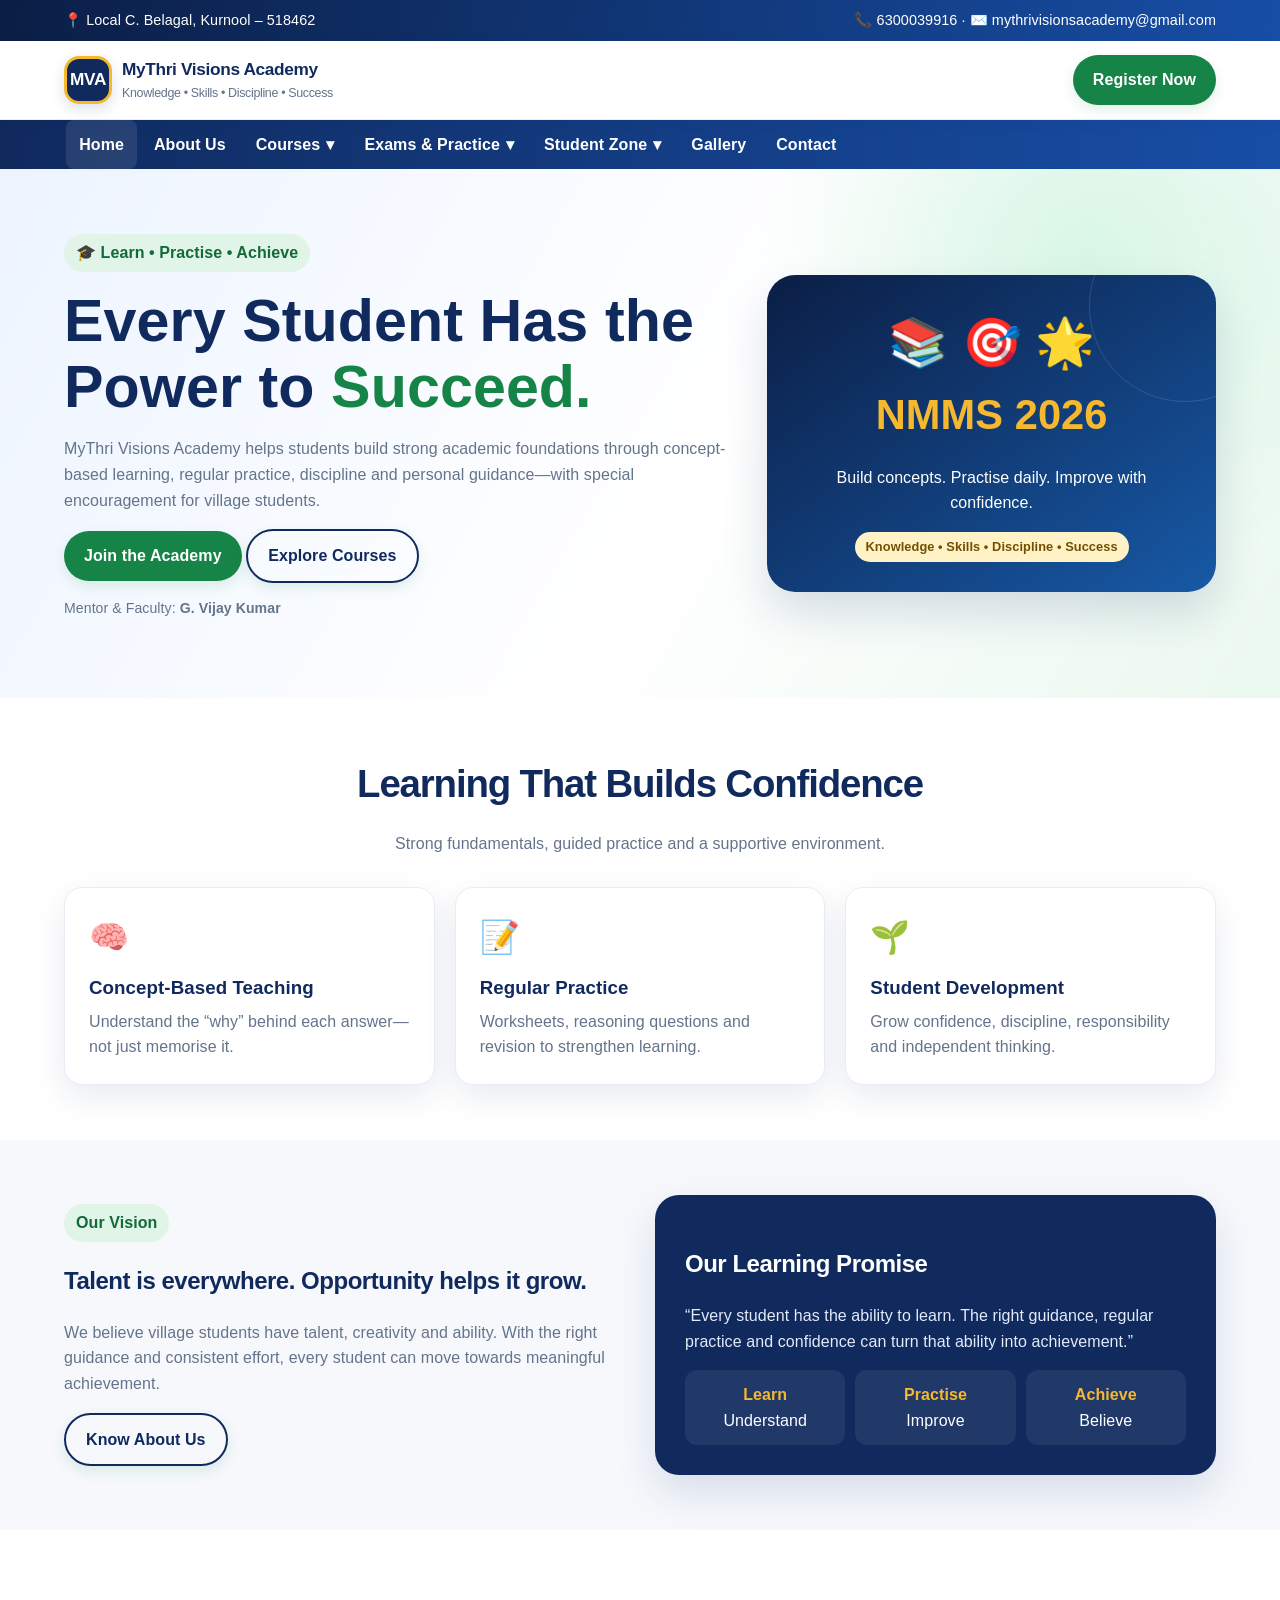
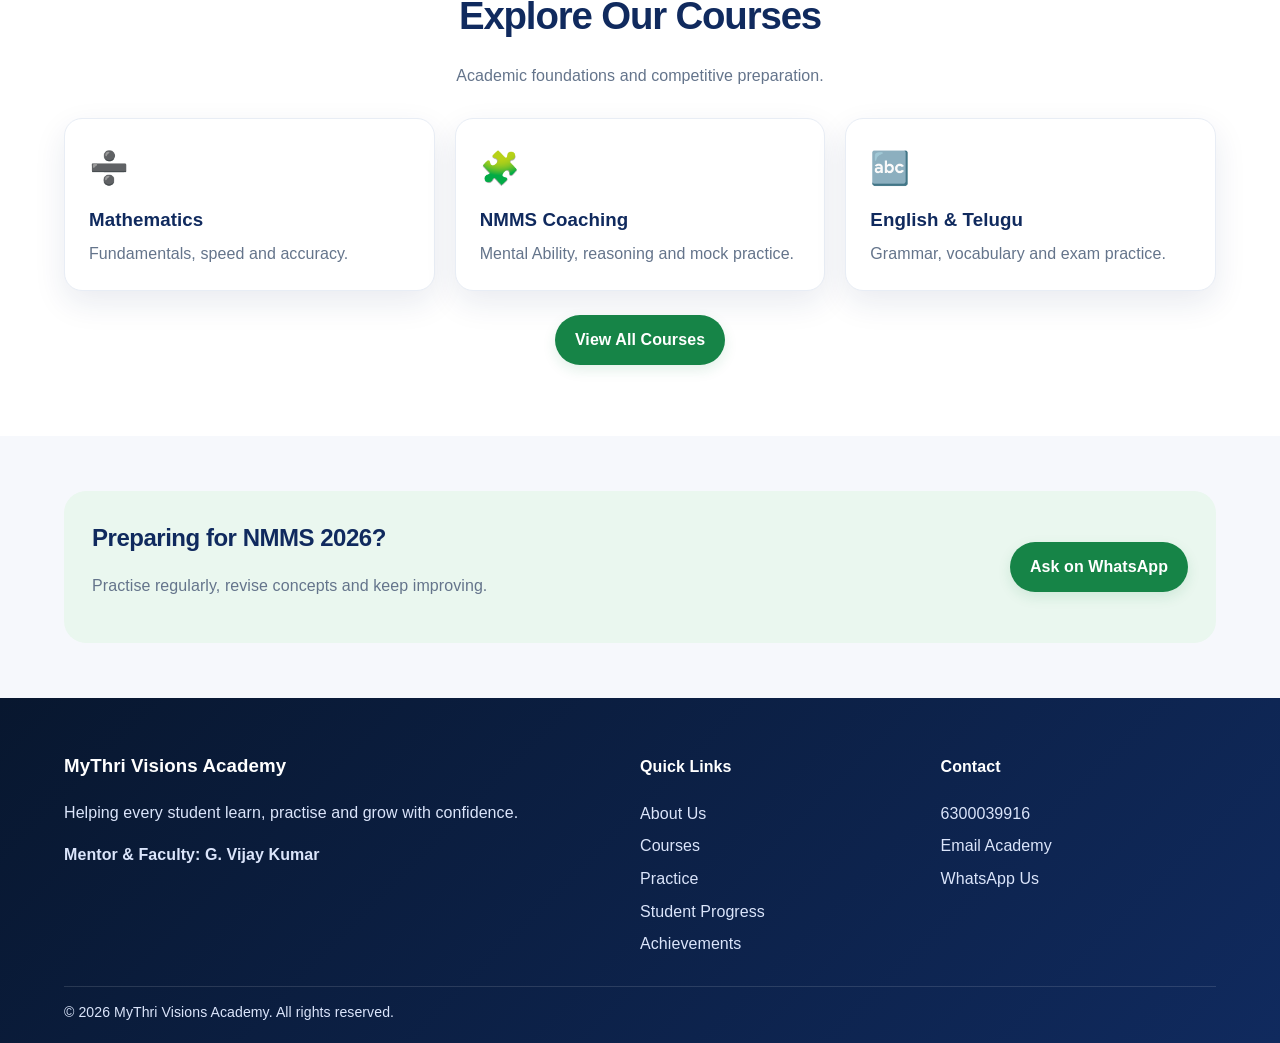
<file: index.html>
<!doctype html><html lang="en"><head><meta charset="utf-8"><meta name="viewport" content="width=device-width,initial-scale=1"><meta name="description" content="MyThri Visions Academy — Knowledge, Skills, Discipline and Success."><title>Home | MyThri Visions Academy</title><link rel="stylesheet" href="style.css"></head><body data-page="index.html"><div id="site-header"></div><main><section class="hero"><div><span class="eyebrow">🎓 Learn • Practise • Achieve</span><h1>Every Student Has the Power to <span>Succeed.</span></h1><p>MyThri Visions Academy helps students build strong academic foundations through concept-based learning, regular practice, discipline and personal guidance—with special encouragement for village students.</p><a class="btn" href="register.html">Join the Academy</a> <a class="btn outline" href="courses.html">Explore Courses</a><p class="small">Mentor & Faculty: <strong>G. Vijay Kumar</strong></p></div><div class="hero-art"><div style="font-size:3rem">📚 🎯 🌟</div><div class="big">NMMS 2026</div><p>Build concepts. Practise daily. Improve with confidence.</p><span class="pill">Knowledge • Skills • Discipline • Success</span></div></section><section class="section"><div class="section-head"><h2>Learning That Builds Confidence</h2><p>Strong fundamentals, guided practice and a supportive environment.</p></div><div class="grid"><article class="card"><div class="emoji">🧠</div><h3>Concept-Based Teaching</h3><p>Understand the “why” behind each answer—not just memorise it.</p></article><article class="card"><div class="emoji">📝</div><h3>Regular Practice</h3><p>Worksheets, reasoning questions and revision to strengthen learning.</p></article><article class="card"><div class="emoji">🌱</div><h3>Student Development</h3><p>Grow confidence, discipline, responsibility and independent thinking.</p></article></div></section><section class="section soft"><div class="split"><div><span class="eyebrow">Our Vision</span><h2 style="color:var(--navy)">Talent is everywhere. Opportunity helps it grow.</h2><p>We believe village students have talent, creativity and ability. With the right guidance and consistent effort, every student can move towards meaningful achievement.</p><a class="btn outline" href="about.html">Know About Us</a></div><div class="highlight"><h2>Our Learning Promise</h2><p>“Every student has the ability to learn. The right guidance, regular practice and confidence can turn that ability into achievement.”</p><div class="stats"><div class="stat"><strong>Learn</strong>Understand</div><div class="stat"><strong>Practise</strong>Improve</div><div class="stat"><strong>Achieve</strong>Believe</div></div></div></div></section><section class="section"><div class="section-head"><h2>Explore Our Courses</h2><p>Academic foundations and competitive preparation.</p></div><div class="grid"><article class="card"><div class="emoji">➗</div><h3>Mathematics</h3><p>Fundamentals, speed and accuracy.</p></article><article class="card"><div class="emoji">🧩</div><h3>NMMS Coaching</h3><p>Mental Ability, reasoning and mock practice.</p></article><article class="card"><div class="emoji">🔤</div><h3>English & Telugu</h3><p>Grammar, vocabulary and exam practice.</p></article></div><p style="text-align:center;margin-top:24px"><a class="btn" href="courses.html">View All Courses</a></p></section><section class="section soft"><div class="cta"><div><h2 style="color:var(--navy);margin:0">Preparing for NMMS 2026?</h2><p>Practise regularly, revise concepts and keep improving.</p></div><a class="btn" href="https://wa.me/916300039916?text=Hello%20MyThri%20Visions%20Academy%2C%20I%20want%20NMMS%202026%20details.">Ask on WhatsApp</a></div></section></main><div id="site-footer"></div><script src="script.js"></script></body></html>
</file>
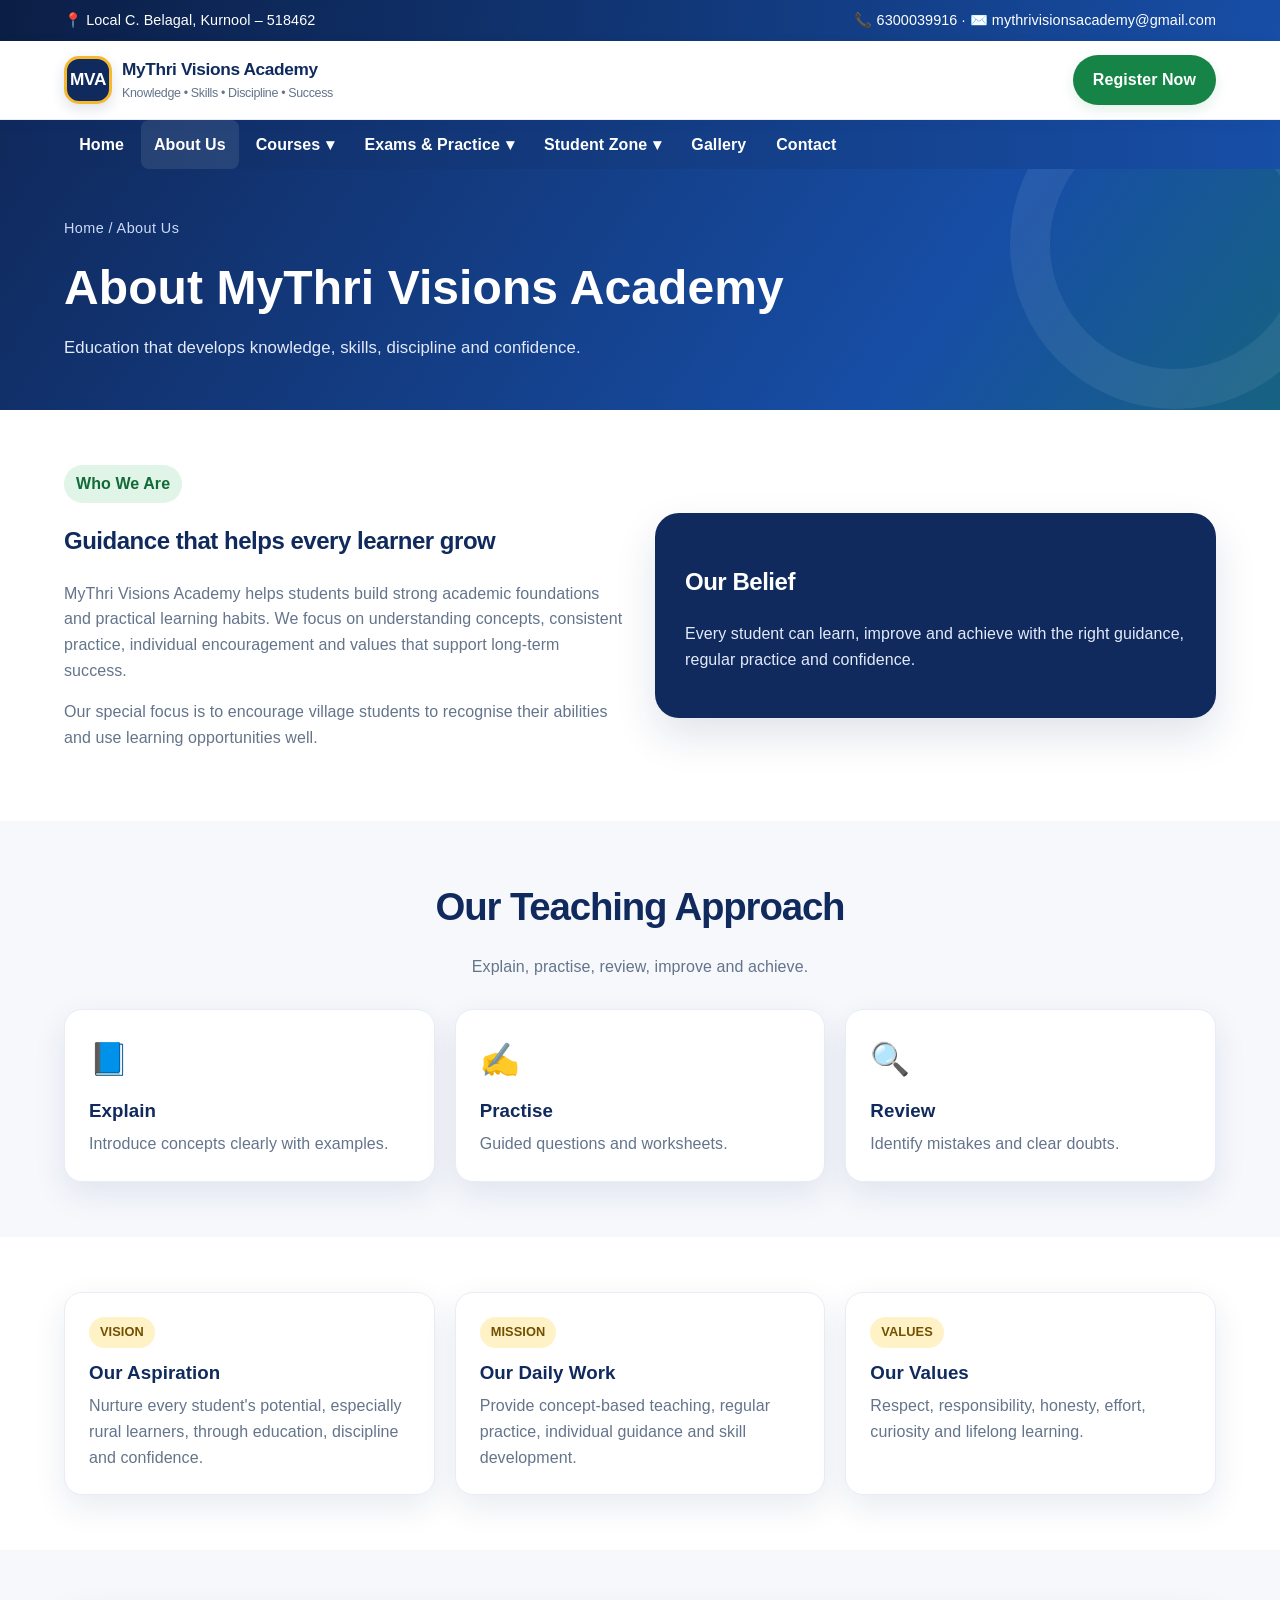
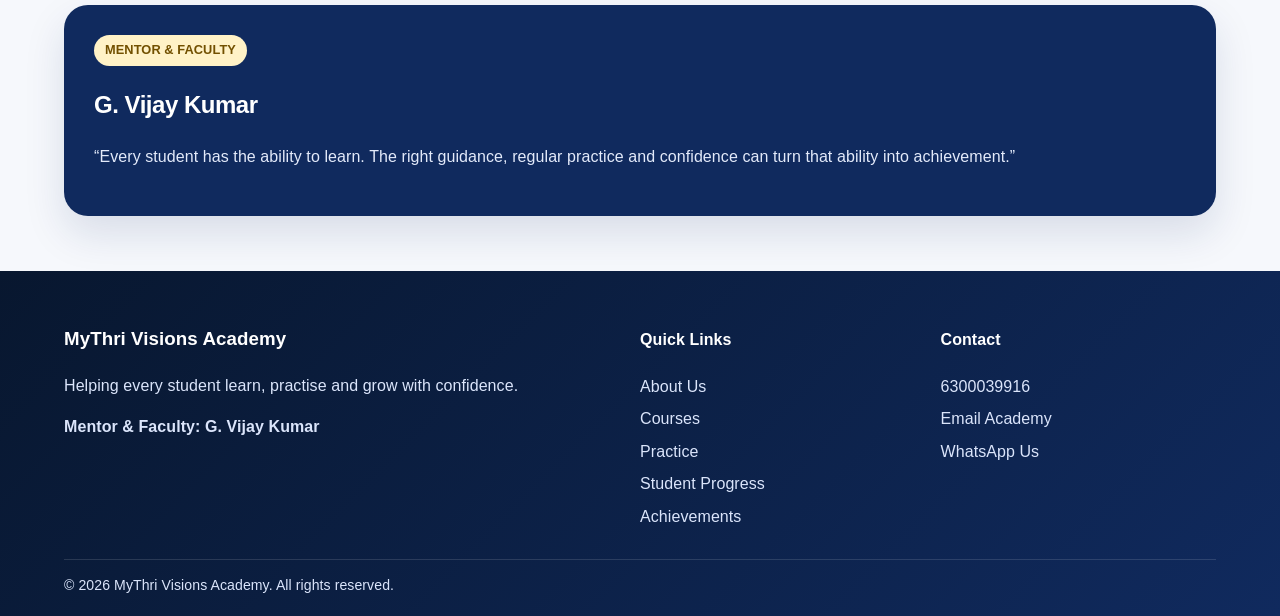
<file: about.html>
<!doctype html><html lang="en"><head><meta charset="utf-8"><meta name="viewport" content="width=device-width,initial-scale=1"><meta name="description" content="MyThri Visions Academy — Knowledge, Skills, Discipline and Success."><title>About Us | MyThri Visions Academy</title><link rel="stylesheet" href="style.css"></head><body data-page="about.html"><div id="site-header"></div><main><section class="banner"><div class="crumb">Home / About Us</div><h1>About MyThri Visions Academy</h1><p>Education that develops knowledge, skills, discipline and confidence.</p></section><section class="section"><div class="split"><div><span class="eyebrow">Who We Are</span><h2 style="color:var(--navy)">Guidance that helps every learner grow</h2><p>MyThri Visions Academy helps students build strong academic foundations and practical learning habits. We focus on understanding concepts, consistent practice, individual encouragement and values that support long-term success.</p><p>Our special focus is to encourage village students to recognise their abilities and use learning opportunities well.</p></div><div class="highlight"><h2>Our Belief</h2><p>Every student can learn, improve and achieve with the right guidance, regular practice and confidence.</p></div></div></section><section class="section soft"><div class="section-head"><h2>Our Teaching Approach</h2><p>Explain, practise, review, improve and achieve.</p></div><div class="grid"><article class="card"><div class="emoji">📘</div><h3>Explain</h3><p>Introduce concepts clearly with examples.</p></article><article class="card"><div class="emoji">✍️</div><h3>Practise</h3><p>Guided questions and worksheets.</p></article><article class="card"><div class="emoji">🔍</div><h3>Review</h3><p>Identify mistakes and clear doubts.</p></article></div></section><section class="section"><div class="grid"><article class="card"><span class="pill">VISION</span><h3>Our Aspiration</h3><p>Nurture every student's potential, especially rural learners, through education, discipline and confidence.</p></article><article class="card"><span class="pill">MISSION</span><h3>Our Daily Work</h3><p>Provide concept-based teaching, regular practice, individual guidance and skill development.</p></article><article class="card"><span class="pill">VALUES</span><h3>Our Values</h3><p>Respect, responsibility, honesty, effort, curiosity and lifelong learning.</p></article></div></section><section class="section soft"><div class="highlight"><span class="pill">MENTOR & FACULTY</span><h2>G. Vijay Kumar</h2><p>“Every student has the ability to learn. The right guidance, regular practice and confidence can turn that ability into achievement.”</p></div></section></main><div id="site-footer"></div><script src="script.js"></script></body></html>
</file>
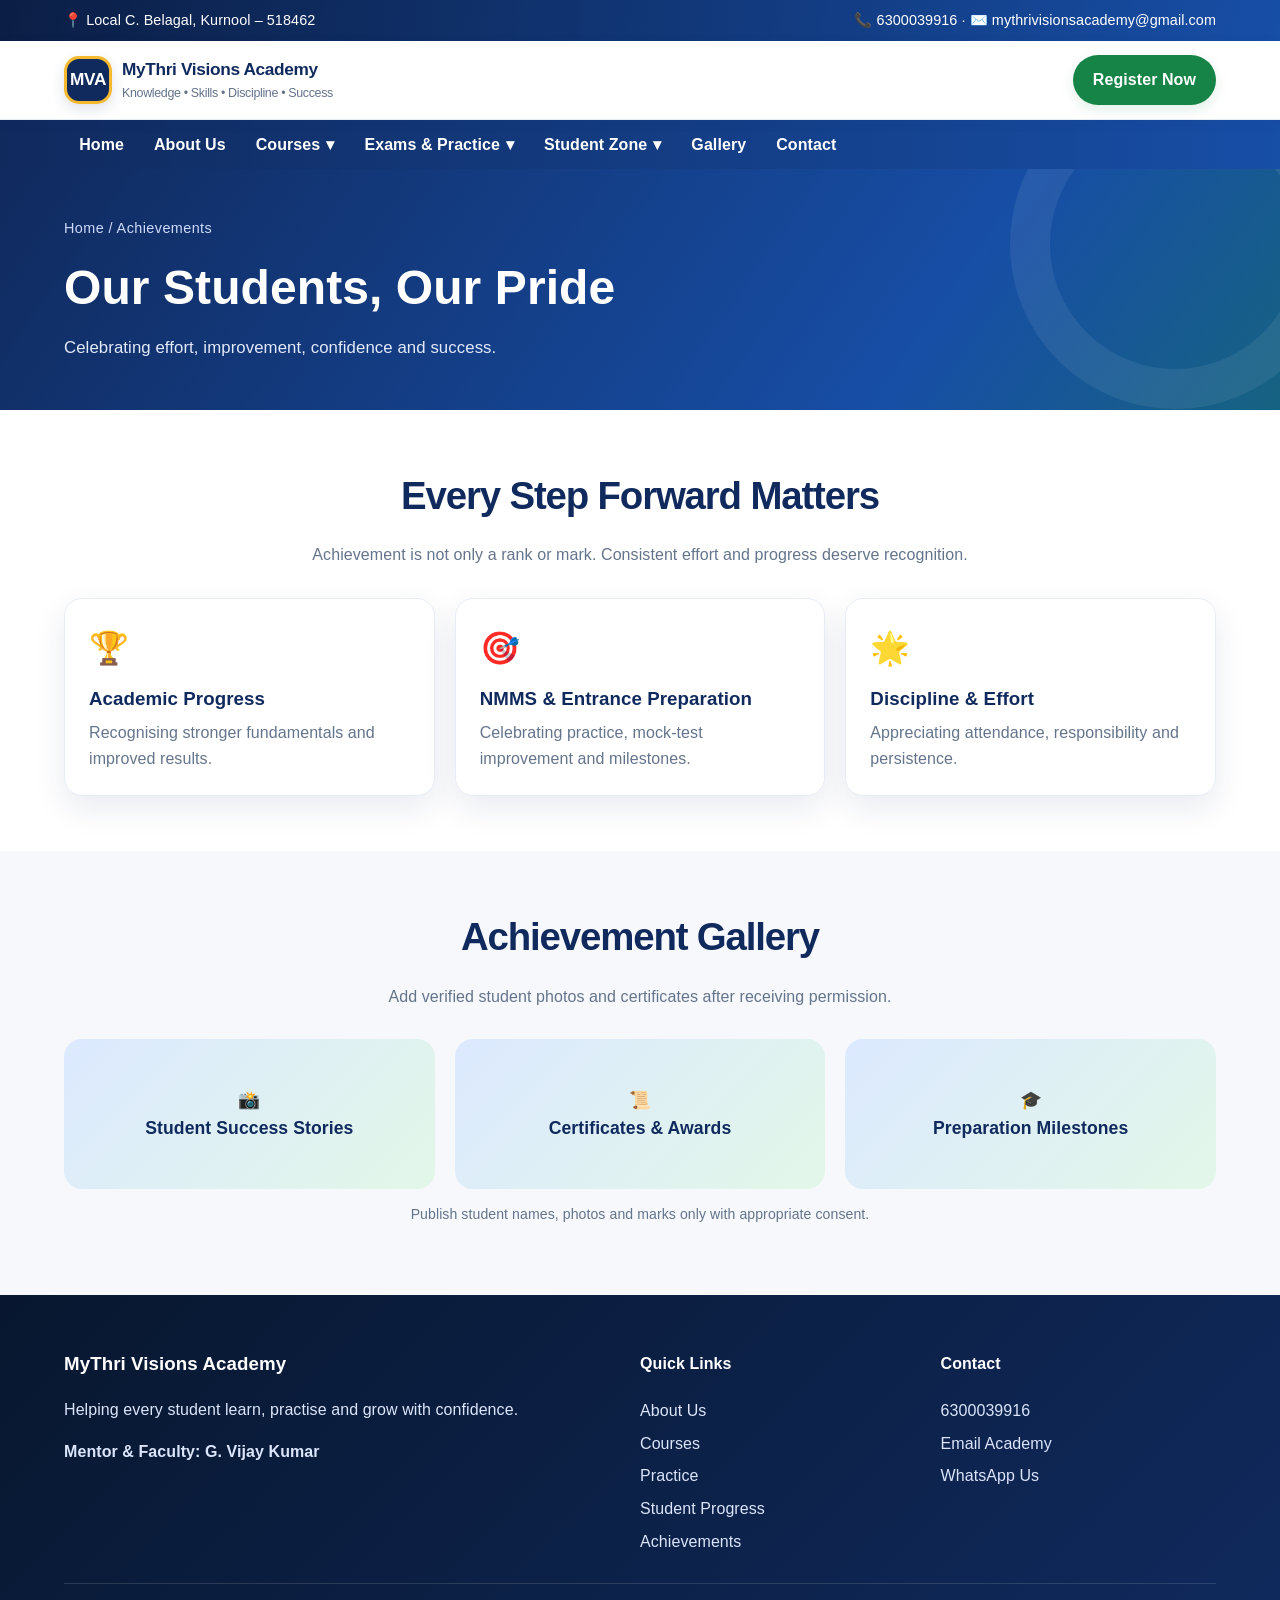
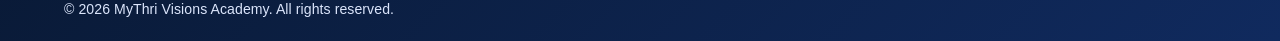
<file: achievements.html>
<!doctype html><html lang="en"><head><meta charset="utf-8"><meta name="viewport" content="width=device-width,initial-scale=1"><meta name="description" content="MyThri Visions Academy — Knowledge, Skills, Discipline and Success."><title>Achievements | MyThri Visions Academy</title><link rel="stylesheet" href="style.css"></head><body data-page="achievements.html"><div id="site-header"></div><main><section class="banner"><div class="crumb">Home / Achievements</div><h1>Our Students, Our Pride</h1><p>Celebrating effort, improvement, confidence and success.</p></section><section class="section"><div class="section-head"><h2>Every Step Forward Matters</h2><p>Achievement is not only a rank or mark. Consistent effort and progress deserve recognition.</p></div><div class="grid"><article class="card"><div class="emoji">🏆</div><h3>Academic Progress</h3><p>Recognising stronger fundamentals and improved results.</p></article><article class="card"><div class="emoji">🎯</div><h3>NMMS & Entrance Preparation</h3><p>Celebrating practice, mock-test improvement and milestones.</p></article><article class="card"><div class="emoji">🌟</div><h3>Discipline & Effort</h3><p>Appreciating attendance, responsibility and persistence.</p></article></div></section><section class="section soft"><div class="section-head"><h2>Achievement Gallery</h2><p>Add verified student photos and certificates after receiving permission.</p></div><div class="grid"><div class="gallery-tile">📸<br>Student Success Stories</div><div class="gallery-tile">📜<br>Certificates & Awards</div><div class="gallery-tile">🎓<br>Preparation Milestones</div></div><p class="small" style="text-align:center">Publish student names, photos and marks only with appropriate consent.</p></section></main><div id="site-footer"></div><script src="script.js"></script></body></html>
</file>
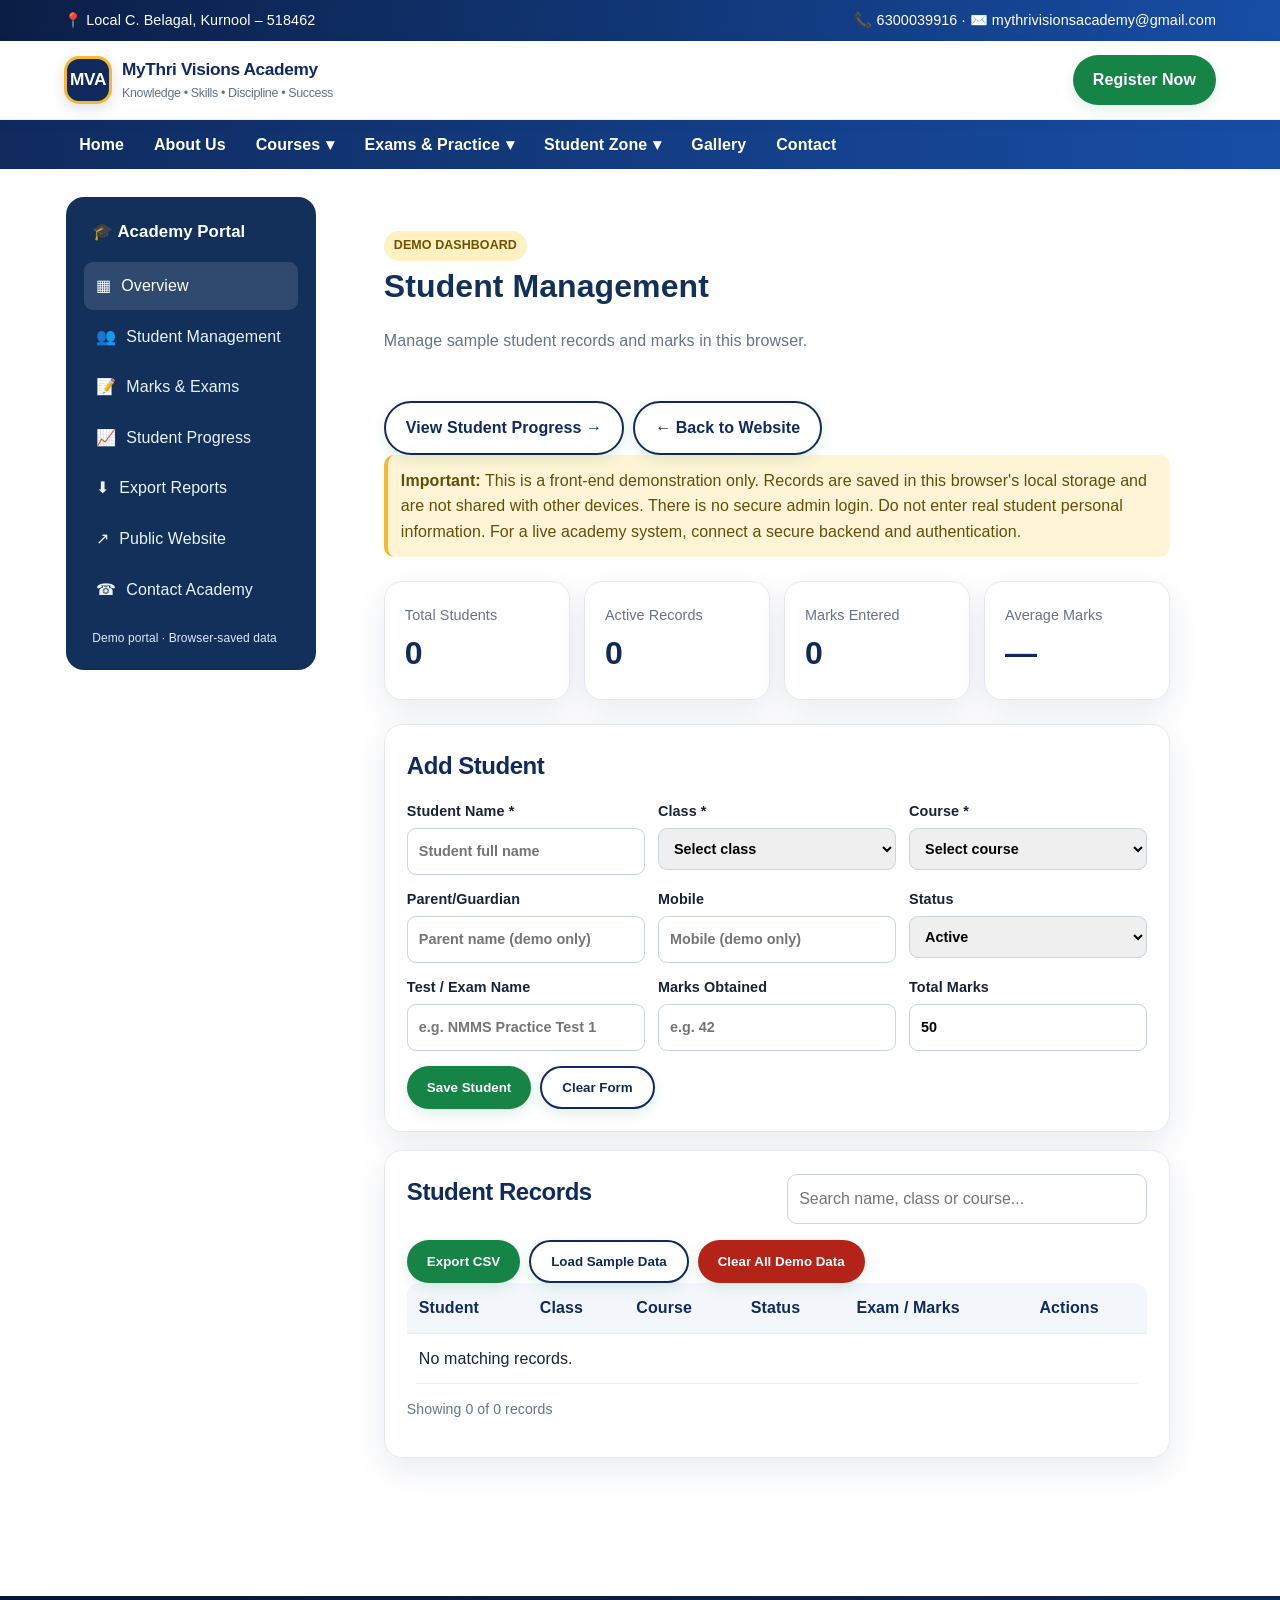
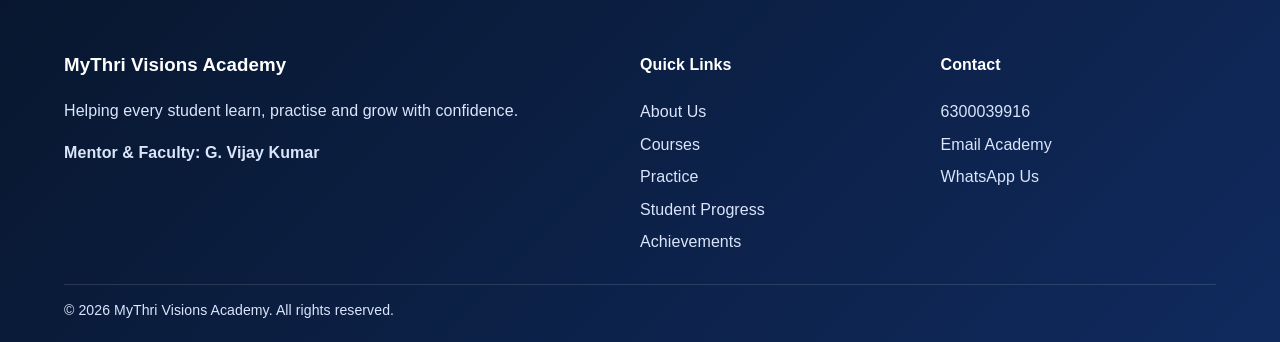
<file: admin.html>
<!doctype html>
<html lang="en"><head><meta charset="utf-8"><meta name="viewport" content="width=device-width,initial-scale=1"><meta name="robots" content="noindex,nofollow"><title>Admin Demo | MyThri Visions Academy</title><link rel="stylesheet" href="style.css"><style>
.admin-wrap{max-width:1200px;margin:auto;padding:34px 5% 60px}.admin-head{display:flex;justify-content:space-between;align-items:center;gap:16px;flex-wrap:wrap}.admin-head h1{margin:0;color:var(--navy)}.admin-grid{display:grid;grid-template-columns:repeat(4,minmax(0,1fr));gap:14px;margin:24px 0}.metric{padding:20px;border-radius:18px;background:white;border:1px solid #e5eaf2;box-shadow:var(--shadow)}.metric span{color:var(--muted);font-size:.9rem}.metric strong{display:block;font-size:2rem;color:var(--navy)}.admin-panel{background:#fff;border:1px solid #e5eaf2;border-radius:18px;padding:22px;margin:18px 0;box-shadow:var(--shadow)}.admin-panel h2{margin:0 0 14px;color:var(--navy)}.admin-form{display:grid;grid-template-columns:repeat(3,minmax(0,1fr));gap:13px}.admin-form label{display:flex;flex-direction:column;gap:5px;font-weight:700;font-size:.9rem}.admin-form input,.admin-form select{padding:11px;border:1px solid #cbd5e1;border-radius:9px;font:inherit;min-width:0}.admin-actions{display:flex;gap:9px;flex-wrap:wrap;margin-top:15px}.btn.danger{background:#b42318}.table-scroll{overflow:auto}table{width:100%;border-collapse:collapse;min-width:720px}th,td{text-align:left;padding:12px;border-bottom:1px solid #e7edf4}th{background:#f3f7fc;color:var(--navy)}.table-btn{border:0;background:#e7effb;color:var(--navy);padding:7px 10px;border-radius:7px;font-weight:bold;cursor:pointer;margin:2px}.table-btn.delete{background:#fee4e2;color:#912018}.alert{padding:13px;border-radius:10px;background:#fff4d6;border-left:4px solid var(--gold);color:#654d0a}.search{width:100%;max-width:360px;padding:11px;border:1px solid #cbd5e1;border-radius:10px;font:inherit}.demo-label{display:inline-block;background:#fff1c2;color:#745000;padding:5px 10px;border-radius:999px;font-size:.78rem;font-weight:800}@media(max-width:800px){.admin-grid{grid-template-columns:repeat(2,1fr)}.admin-form{grid-template-columns:repeat(2,minmax(0,1fr))}}@media(max-width:540px){.admin-grid,.admin-form{grid-template-columns:1fr}.admin-panel{padding:16px}}
</style></head><body data-page="admin.html"><div id="site-header"></div><main class="admin-wrap"><div class="admin-head"><div><span class="demo-label">DEMO DASHBOARD</span><h1>Student Management</h1><p>Manage sample student records and marks in this browser.</p></div><div class="admin-actions"><a class="btn outline" href="student-progress.html">View Student Progress →</a><a class="btn outline" href="index.html">← Back to Website</a></div></div><div class="alert"><strong>Important:</strong> This is a front-end demonstration only. Records are saved in this browser's local storage and are not shared with other devices. There is no secure admin login. Do not enter real student personal information. For a live academy system, connect a secure backend and authentication.</div>
<div class="admin-grid"><div class="metric"><span>Total Students</span><strong id="totalCount">0</strong></div><div class="metric"><span>Active Records</span><strong id="activeCount">0</strong></div><div class="metric"><span>Marks Entered</span><strong id="marksCount">0</strong></div><div class="metric"><span>Average Marks</span><strong id="averageMarks">—</strong></div></div>
<section class="admin-panel"><h2 id="formTitle">Add Student</h2><form id="studentForm"><input type="hidden" id="recordId"><div class="admin-form"><label>Student Name *<input id="studentName" required maxlength="80" placeholder="Student full name"></label><label>Class *<select id="studentClass" required><option value="">Select class</option><option>6</option><option>7</option><option>8</option><option>9</option><option>10</option><option>Intermediate</option><option>Other</option></select></label><label>Course *<select id="studentCourse" required><option value="">Select course</option><option>NMMS Coaching</option><option>Gurukula Coaching</option><option>Mathematics</option><option>Mental Maths</option><option>English Grammar</option><option>Telugu</option><option>Other</option></select></label><label>Parent/Guardian<input id="parentName" maxlength="80" placeholder="Parent name (demo only)"></label><label>Mobile<input id="mobile" inputmode="tel" maxlength="15" placeholder="Mobile (demo only)"></label><label>Status<select id="status"><option>Active</option><option>Pending</option><option>Completed</option></select></label><label>Test / Exam Name<input id="examName" maxlength="80" placeholder="e.g. NMMS Practice Test 1"></label><label>Marks Obtained<input id="marks" type="number" min="0" max="1000" placeholder="e.g. 42"></label><label>Total Marks<input id="totalMarks" type="number" min="1" max="1000" value="50"></label></div><div class="admin-actions"><button class="btn" type="submit" id="saveBtn">Save Student</button><button class="btn outline" type="button" id="resetBtn">Clear Form</button></div></form></section>
<section class="admin-panel"><div class="admin-head"><h2>Student Records</h2><input class="search" id="searchInput" placeholder="Search name, class or course..."></div><div class="admin-actions"><button class="btn" id="exportBtn" type="button">Export CSV</button><button class="btn outline" id="sampleBtn" type="button">Load Sample Data</button><button class="btn danger" id="clearBtn" type="button">Clear All Demo Data</button></div><div class="table-scroll"><table><thead><tr><th>Student</th><th>Class</th><th>Course</th><th>Status</th><th>Exam / Marks</th><th>Actions</th></tr></thead><tbody id="studentRows"><tr><td colspan="6">No student records yet. Add a demo record above.</td></tr></tbody></table></div><p class="small" id="recordSummary">0 records</p></section></main><div id="site-footer"></div><script src="script.js"></script><script>
(()=>{const KEY='mva_demo_students_v1';let students=[];const $=id=>document.getElementById(id);const load=()=>{try{students=JSON.parse(localStorage.getItem(KEY)||'[]');if(!Array.isArray(students))students=[]}catch(e){students=[]}};const persist=()=>{localStorage.setItem(KEY,JSON.stringify(students));render()};const esc=s=>String(s??'').replace(/[&<>"']/g,c=>({'&':'&amp;','<':'&lt;','>':'&gt;','"':'&quot;',"'":'&#39;'}[c]));function reset(){ $('studentForm').reset();$('recordId').value='';$('totalMarks').value='50';$('formTitle').textContent='Add Student';$('saveBtn').textContent='Save Student'}function render(){const q=$('searchInput').value.trim().toLowerCase();const shown=students.filter(s=>[s.name,s.className,s.course,s.status,s.exam].join(' ').toLowerCase().includes(q));$('totalCount').textContent=students.length;$('activeCount').textContent=students.filter(s=>s.status==='Active').length;const scored=students.filter(s=>s.marks!==''&&s.marks!==null&&Number.isFinite(Number(s.marks)));$('marksCount').textContent=scored.length;$('averageMarks').textContent=scored.length?(scored.reduce((a,s)=>a+Number(s.marks),0)/scored.length).toFixed(1):'—';$('studentRows').innerHTML=shown.length?shown.map(s=>`<tr><td><strong>${esc(s.name)}</strong><br><span class="small">${esc(s.parent||'')}</span></td><td>${esc(s.className)}</td><td>${esc(s.course)}</td><td>${esc(s.status)}</td><td>${s.marks!==''&&s.marks!==null?`${esc(s.exam||'Test')}: ${esc(s.marks)}/${esc(s.totalMarks)}`:'Not entered'}</td><td><button class="table-btn" data-edit="${esc(s.id)}">Edit</button><button class="table-btn delete" data-delete="${esc(s.id)}">Delete</button></td></tr>`).join(''):'<tr><td colspan="6">No matching records.</td></tr>';$('recordSummary').textContent=`Showing ${shown.length} of ${students.length} records`}
$('studentForm').addEventListener('submit',e=>{e.preventDefault();const id=$('recordId').value;const marks=$('marks').value;const total=$('totalMarks').value;if(marks!==''&&(!total||Number(marks)>Number(total))){alert('Marks obtained must not exceed total marks.');return}const item={id:id||('s'+Date.now()+Math.random().toString(16).slice(2,6)),name:$('studentName').value.trim(),className:$('studentClass').value,course:$('studentCourse').value,parent:$('parentName').value.trim(),mobile:$('mobile').value.trim(),status:$('status').value,exam:$('examName').value.trim(),marks,totalMarks:total,updatedAt:new Date().toISOString()};if(id){students=students.map(s=>s.id===id?item:s)}else students.unshift(item);persist();reset()});$('resetBtn').addEventListener('click',reset);$('searchInput').addEventListener('input',render);$('studentRows').addEventListener('click',e=>{const edit=e.target.dataset.edit,del=e.target.dataset.delete;if(edit){const s=students.find(x=>x.id===edit);if(!s)return;$('recordId').value=s.id;$('studentName').value=s.name;$('studentClass').value=s.className;$('studentCourse').value=s.course;$('parentName').value=s.parent||'';$('mobile').value=s.mobile||'';$('status').value=s.status;$('examName').value=s.exam||'';$('marks').value=s.marks??'';$('totalMarks').value=s.totalMarks||50;$('formTitle').textContent='Edit Student';$('saveBtn').textContent='Update Student';window.scrollTo({top:0,behavior:'smooth'})}if(del){const s=students.find(x=>x.id===del);if(s&&confirm(`Delete demo record for ${s.name}?`)){students=students.filter(x=>x.id!==del);persist()}}});$('exportBtn').addEventListener('click',()=>{if(!students.length){alert('No records to export.');return}const cols=['name','className','course','parent','mobile','status','exam','marks','totalMarks'];const csv=[cols.join(','),...students.map(s=>cols.map(k=>'"'+String(s[k]??'').replace(/"/g,'""')+'"').join(','))].join('\r\n');const blob=new Blob(['\ufeff'+csv],{type:'text/csv;charset=utf-8;'});const a=document.createElement('a');a.href=URL.createObjectURL(blob);a.download='mva-demo-students.csv';a.click();URL.revokeObjectURL(a.href)});$('sampleBtn').addEventListener('click',()=>{if(students.length&&!confirm('Add sample records to the existing demo data?'))return;students.push({id:'sample1',name:'Sample Student A',className:'8',course:'NMMS Coaching',parent:'Sample Parent',mobile:'',status:'Active',exam:'NMMS Practice Test 1',marks:'42',totalMarks:'50'},{id:'sample2',name:'Sample Student B',className:'7',course:'Mathematics',parent:'Sample Parent',mobile:'',status:'Pending',exam:'',marks:'',totalMarks:'50'});persist()});$('clearBtn').addEventListener('click',()=>{if(confirm('Permanently clear all demo records from this browser?')){students=[];persist();reset()}});load();render()})();
</script></body></html>
</file>
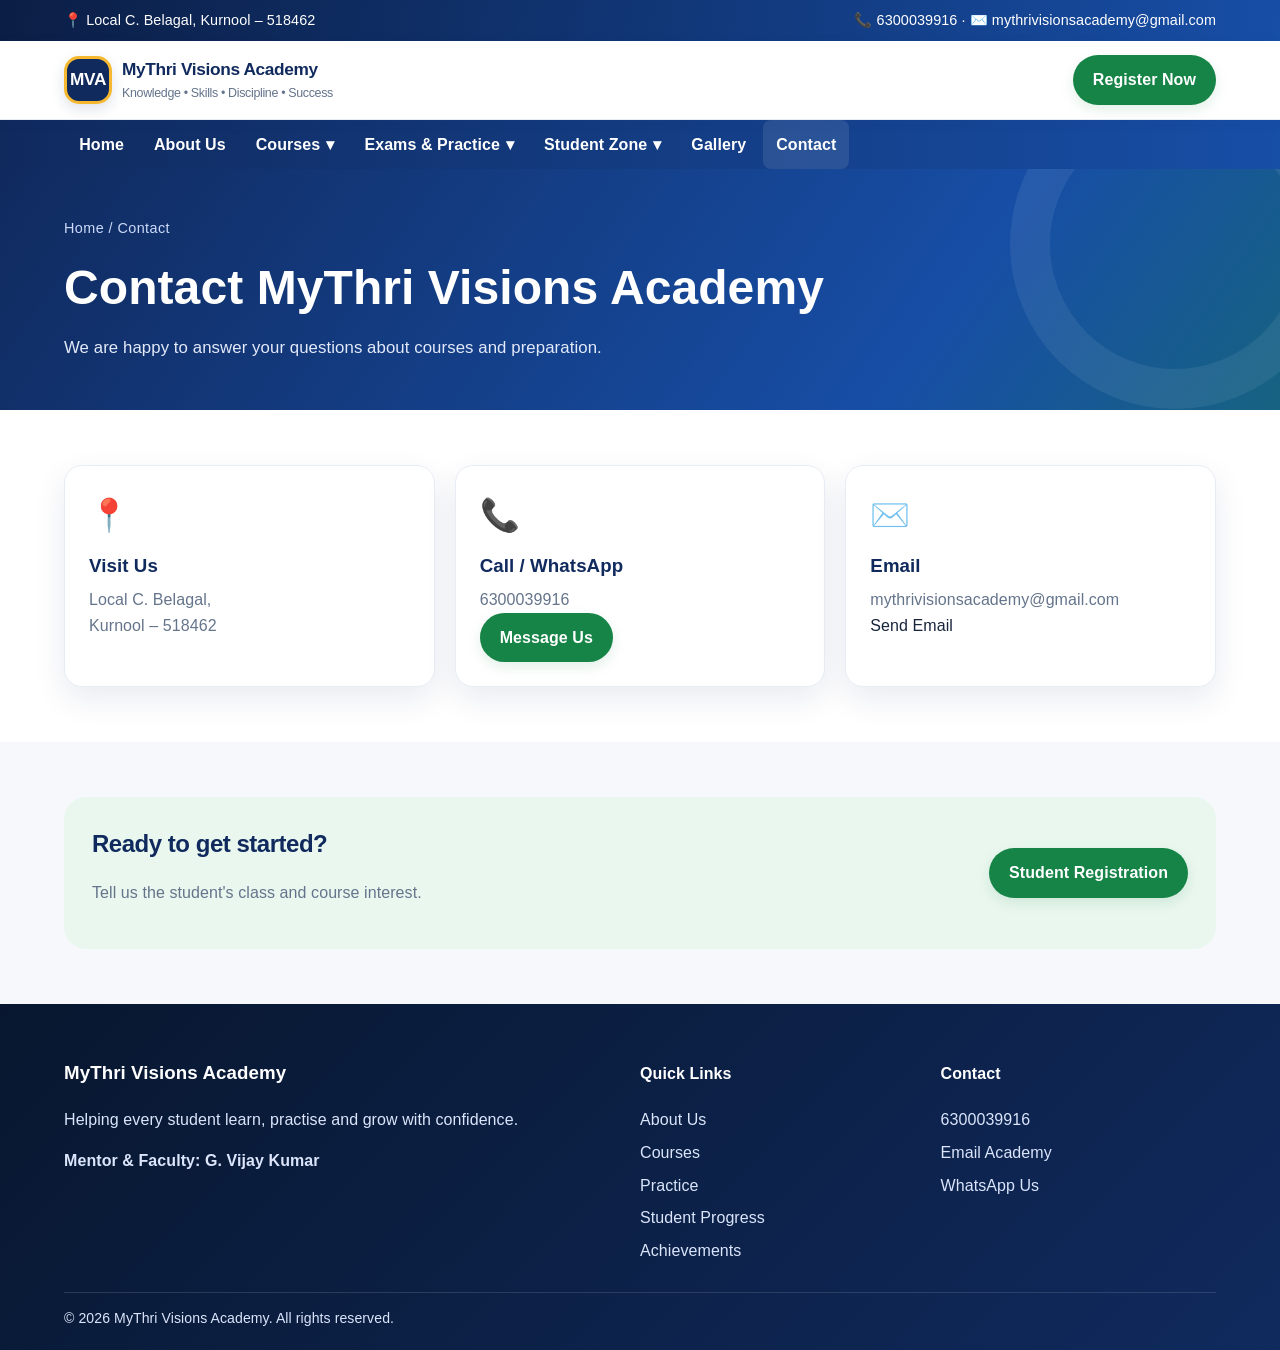
<file: contact.html>
<!doctype html><html lang="en"><head><meta charset="utf-8"><meta name="viewport" content="width=device-width,initial-scale=1"><meta name="description" content="MyThri Visions Academy — Knowledge, Skills, Discipline and Success."><title>Contact | MyThri Visions Academy</title><link rel="stylesheet" href="style.css"></head><body data-page="contact.html"><div id="site-header"></div><main><section class="banner"><div class="crumb">Home / Contact</div><h1>Contact MyThri Visions Academy</h1><p>We are happy to answer your questions about courses and preparation.</p></section><section class="section"><div class="grid"><article class="card"><div class="emoji">📍</div><h3>Visit Us</h3><p>Local C. Belagal,<br>Kurnool – 518462</p></article><article class="card"><div class="emoji">📞</div><h3>Call / WhatsApp</h3><p>6300039916</p><a class="btn" href="https://wa.me/916300039916">Message Us</a></article><article class="card"><div class="emoji">✉️</div><h3>Email</h3><p>mythrivisionsacademy@gmail.com</p><a href="mailto:mythrivisionsacademy@gmail.com">Send Email</a></article></div></section><section class="section soft"><div class="cta"><div><h2 style="color:var(--navy);margin:0">Ready to get started?</h2><p>Tell us the student's class and course interest.</p></div><a class="btn" href="register.html">Student Registration</a></div></section></main><div id="site-footer"></div><script src="script.js"></script></body></html>
</file>
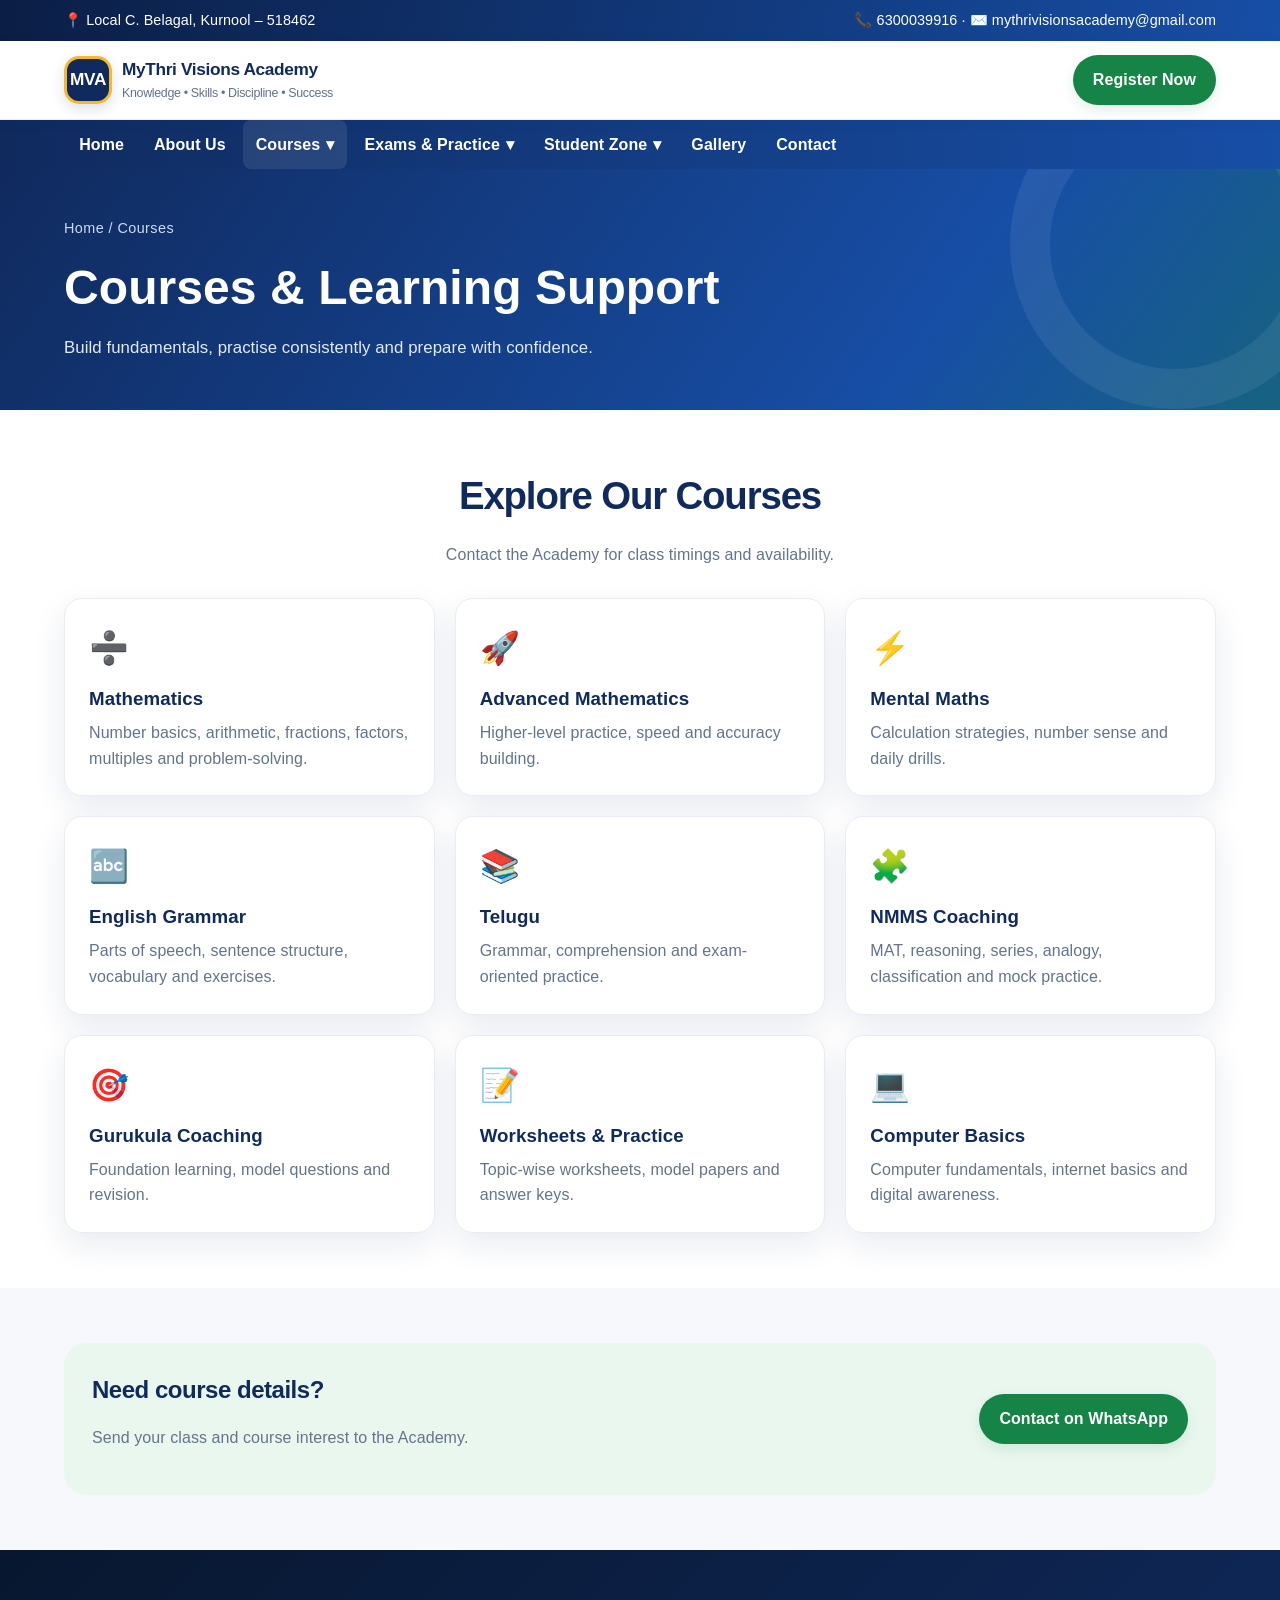
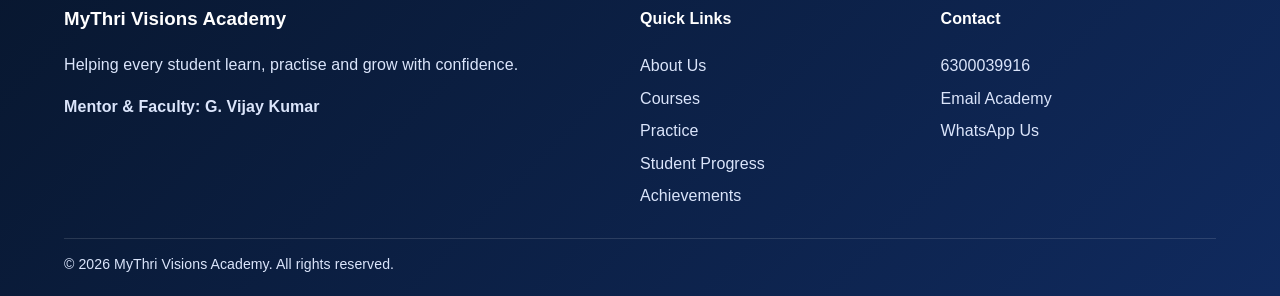
<file: courses.html>
<!doctype html><html lang="en"><head><meta charset="utf-8"><meta name="viewport" content="width=device-width,initial-scale=1"><meta name="description" content="MyThri Visions Academy — Knowledge, Skills, Discipline and Success."><title>Courses | MyThri Visions Academy</title><link rel="stylesheet" href="style.css"></head><body data-page="courses.html"><div id="site-header"></div><main><section class="banner"><div class="crumb">Home / Courses</div><h1>Courses & Learning Support</h1><p>Build fundamentals, practise consistently and prepare with confidence.</p></section><section class="section"><div class="section-head"><h2>Explore Our Courses</h2><p>Contact the Academy for class timings and availability.</p></div><div class="grid"><article class="card"><div class="emoji">➗</div><h3>Mathematics</h3><p>Number basics, arithmetic, fractions, factors, multiples and problem-solving.</p></article><article class="card"><div class="emoji">🚀</div><h3>Advanced Mathematics</h3><p>Higher-level practice, speed and accuracy building.</p></article><article class="card"><div class="emoji">⚡</div><h3>Mental Maths</h3><p>Calculation strategies, number sense and daily drills.</p></article><article class="card"><div class="emoji">🔤</div><h3>English Grammar</h3><p>Parts of speech, sentence structure, vocabulary and exercises.</p></article><article class="card"><div class="emoji">📚</div><h3>Telugu</h3><p>Grammar, comprehension and exam-oriented practice.</p></article><article class="card"><div class="emoji">🧩</div><h3>NMMS Coaching</h3><p>MAT, reasoning, series, analogy, classification and mock practice.</p></article><article class="card"><div class="emoji">🎯</div><h3>Gurukula Coaching</h3><p>Foundation learning, model questions and revision.</p></article><article class="card"><div class="emoji">📝</div><h3>Worksheets & Practice</h3><p>Topic-wise worksheets, model papers and answer keys.</p></article><article class="card"><div class="emoji">💻</div><h3>Computer Basics</h3><p>Computer fundamentals, internet basics and digital awareness.</p></article></div></section><section class="section soft"><div class="cta"><div><h2 style="color:var(--navy);margin:0">Need course details?</h2><p>Send your class and course interest to the Academy.</p></div><a class="btn" href="https://wa.me/916300039916?text=Please%20share%20course%20details">Contact on WhatsApp</a></div></section></main><div id="site-footer"></div><script src="script.js"></script></body></html>
</file>
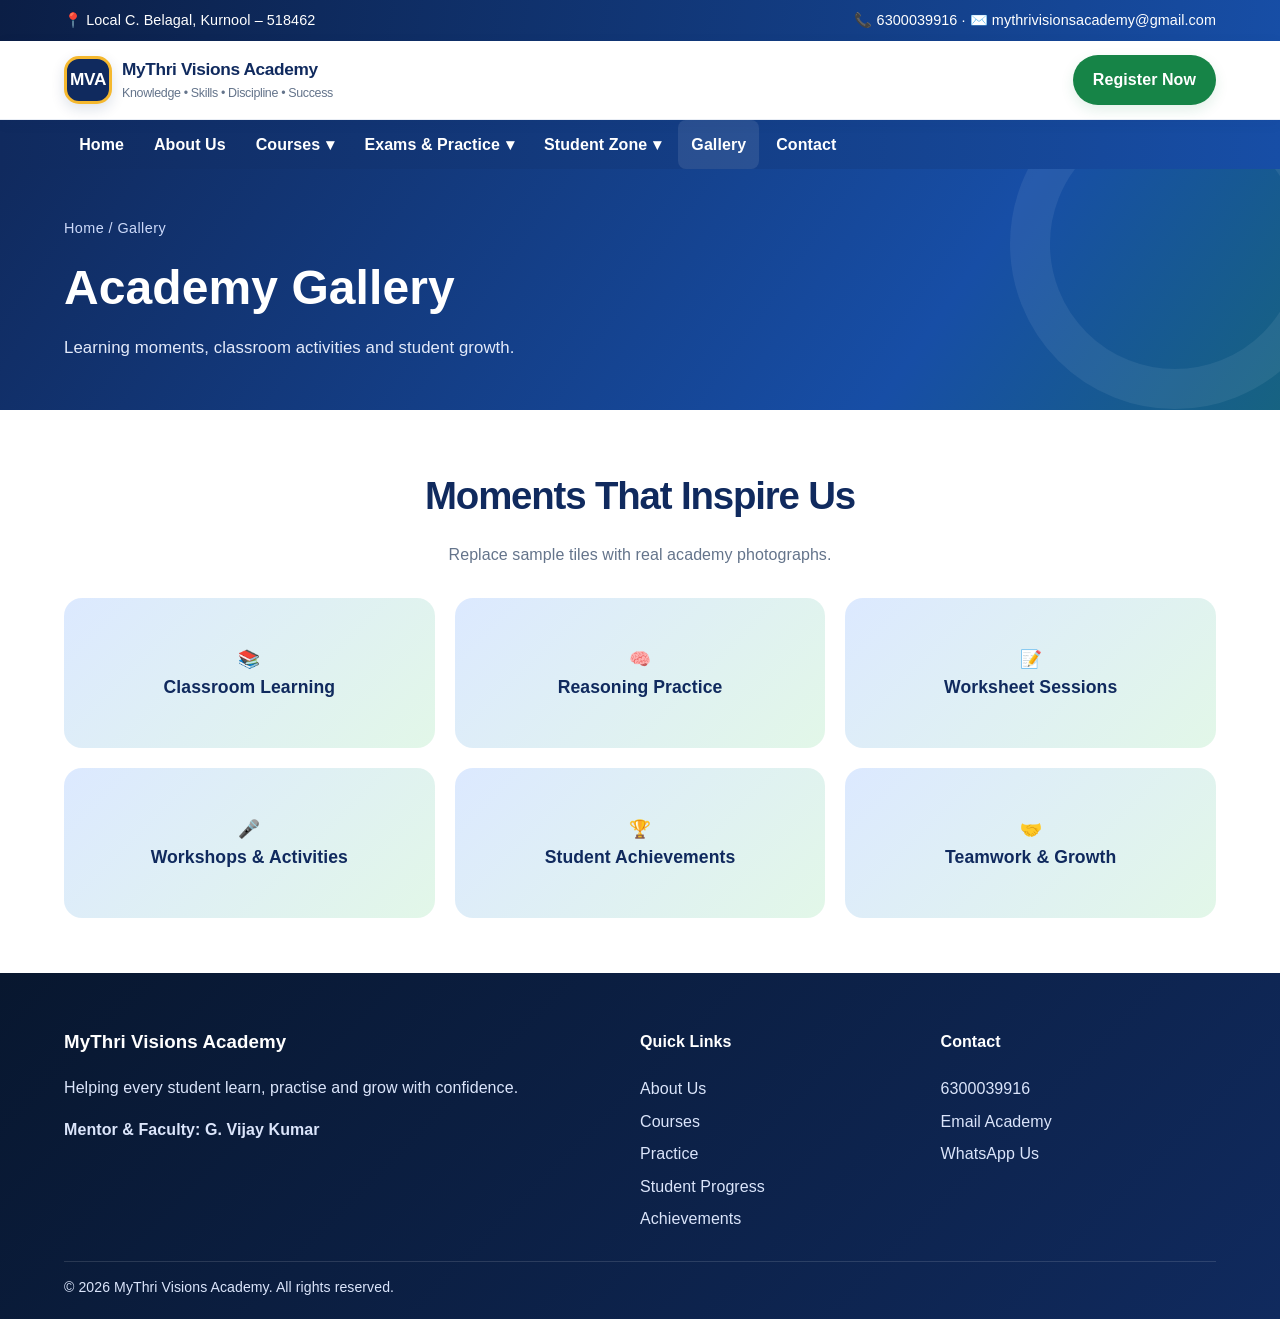
<file: gallery.html>
<!doctype html><html lang="en"><head><meta charset="utf-8"><meta name="viewport" content="width=device-width,initial-scale=1"><meta name="description" content="MyThri Visions Academy — Knowledge, Skills, Discipline and Success."><title>Gallery | MyThri Visions Academy</title><link rel="stylesheet" href="style.css"></head><body data-page="gallery.html"><div id="site-header"></div><main><section class="banner"><div class="crumb">Home / Gallery</div><h1>Academy Gallery</h1><p>Learning moments, classroom activities and student growth.</p></section><section class="section"><div class="section-head"><h2>Moments That Inspire Us</h2><p>Replace sample tiles with real academy photographs.</p></div><div class="grid"><div class="gallery-tile">📚<br>Classroom Learning</div><div class="gallery-tile">🧠<br>Reasoning Practice</div><div class="gallery-tile">📝<br>Worksheet Sessions</div><div class="gallery-tile">🎤<br>Workshops & Activities</div><div class="gallery-tile">🏆<br>Student Achievements</div><div class="gallery-tile">🤝<br>Teamwork & Growth</div></div></section></main><div id="site-footer"></div><script src="script.js"></script></body></html>
</file>
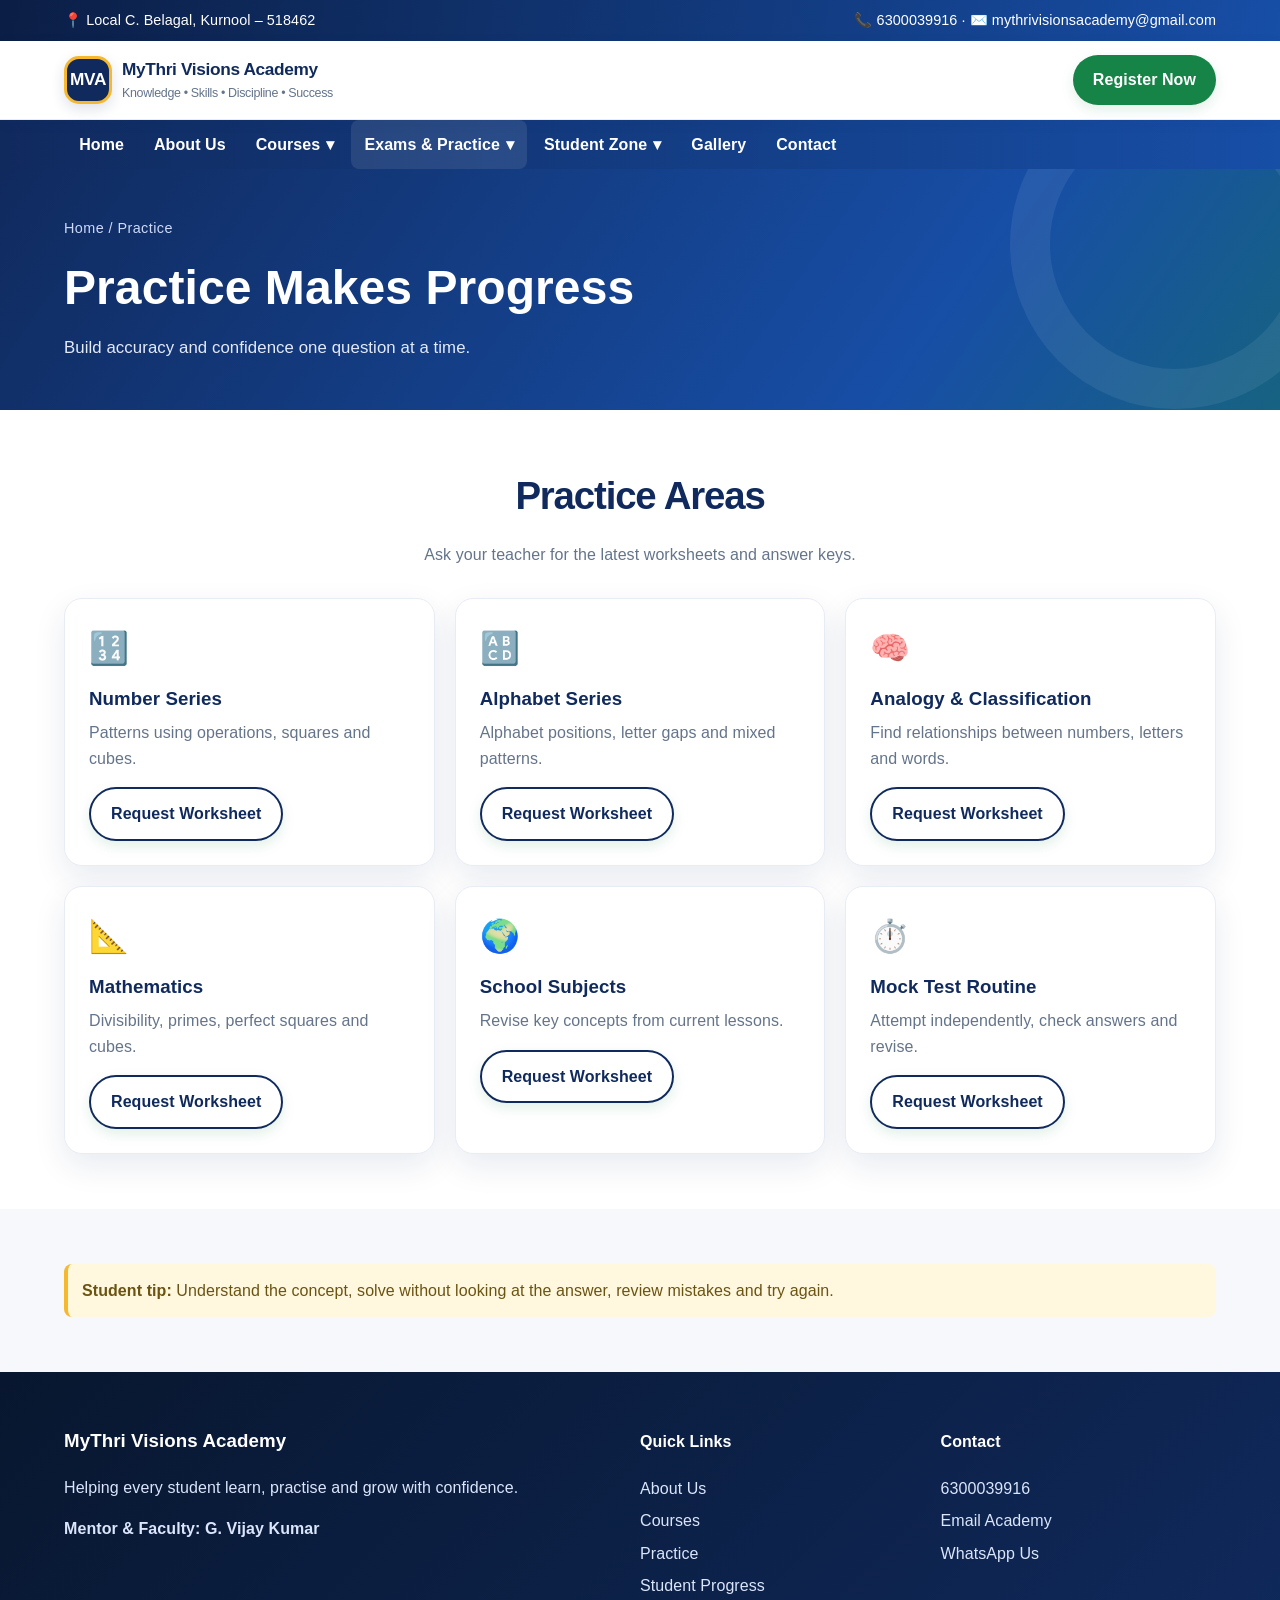
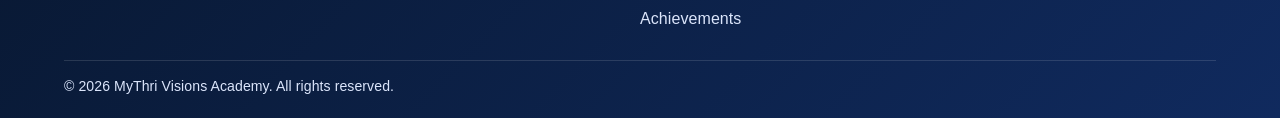
<file: practice.html>
<!doctype html><html lang="en"><head><meta charset="utf-8"><meta name="viewport" content="width=device-width,initial-scale=1"><meta name="description" content="MyThri Visions Academy — Knowledge, Skills, Discipline and Success."><title>Exams & Practice | MyThri Visions Academy</title><link rel="stylesheet" href="style.css"></head><body data-page="practice.html"><div id="site-header"></div><main><section class="banner"><div class="crumb">Home / Practice</div><h1>Practice Makes Progress</h1><p>Build accuracy and confidence one question at a time.</p></section><section class="section"><div class="section-head"><h2>Practice Areas</h2><p>Ask your teacher for the latest worksheets and answer keys.</p></div><div class="grid"><article class="card"><div class="emoji">🔢</div><h3>Number Series</h3><p>Patterns using operations, squares and cubes.</p><a class="btn outline" style="margin-top:16px" href="https://wa.me/916300039916?text=Please share Number Series practice">Request Worksheet</a></article><article class="card"><div class="emoji">🔠</div><h3>Alphabet Series</h3><p>Alphabet positions, letter gaps and mixed patterns.</p><a class="btn outline" style="margin-top:16px" href="https://wa.me/916300039916?text=Please share Alphabet Series practice">Request Worksheet</a></article><article class="card"><div class="emoji">🧠</div><h3>Analogy & Classification</h3><p>Find relationships between numbers, letters and words.</p><a class="btn outline" style="margin-top:16px" href="https://wa.me/916300039916?text=Please share Analogy practice">Request Worksheet</a></article><article class="card"><div class="emoji">📐</div><h3>Mathematics</h3><p>Divisibility, primes, perfect squares and cubes.</p><a class="btn outline" style="margin-top:16px" href="https://wa.me/916300039916?text=Please share Mathematics worksheets">Request Worksheet</a></article><article class="card"><div class="emoji">🌍</div><h3>School Subjects</h3><p>Revise key concepts from current lessons.</p><a class="btn outline" style="margin-top:16px" href="https://wa.me/916300039916?text=Please share school subject worksheets">Request Worksheet</a></article><article class="card"><div class="emoji">⏱️</div><h3>Mock Test Routine</h3><p>Attempt independently, check answers and revise.</p><a class="btn outline" style="margin-top:16px" href="https://wa.me/916300039916?text=Please share mock test details">Request Worksheet</a></article></div></section><section class="section soft"><div class="notice"><strong>Student tip:</strong> Understand the concept, solve without looking at the answer, review mistakes and try again.</div></section></main><div id="site-footer"></div><script src="script.js"></script></body></html>
</file>
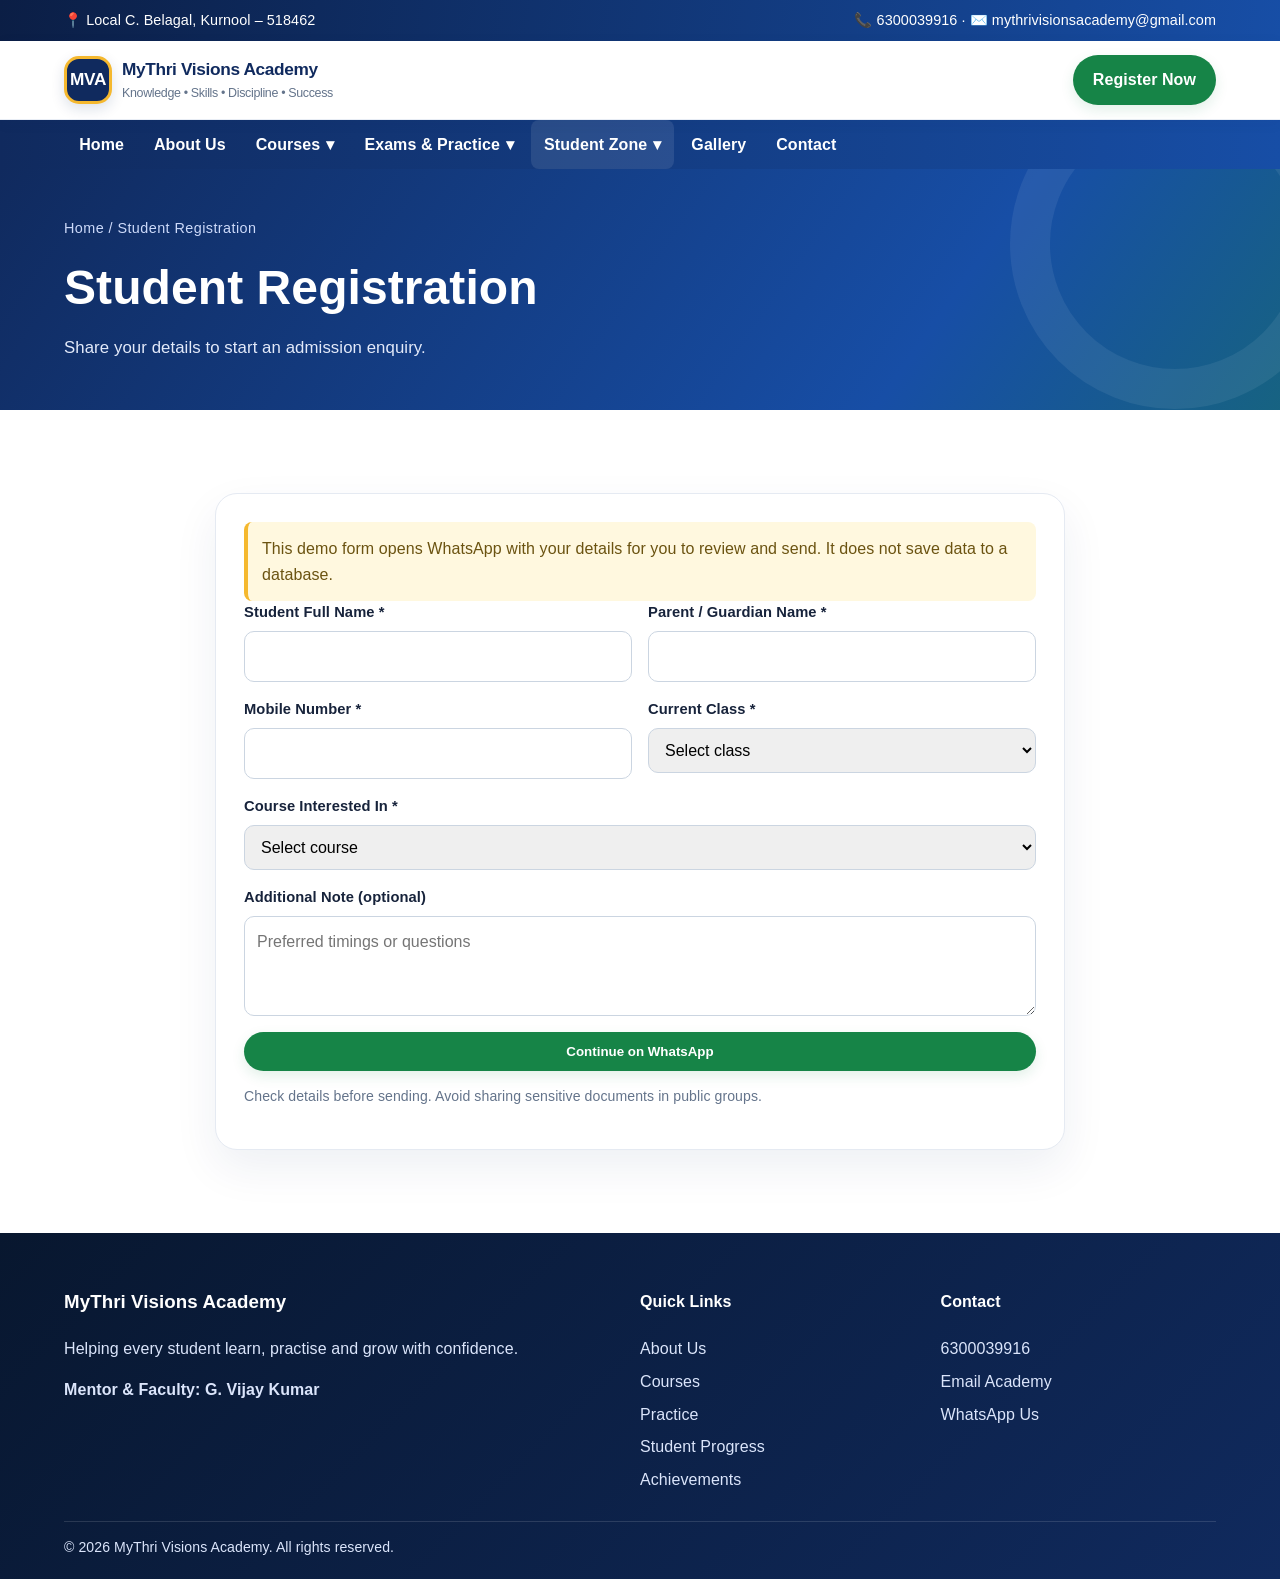
<file: register.html>
<!doctype html><html lang="en"><head><meta charset="utf-8"><meta name="viewport" content="width=device-width,initial-scale=1"><meta name="description" content="MyThri Visions Academy — Knowledge, Skills, Discipline and Success."><title>Student Registration | MyThri Visions Academy</title><link rel="stylesheet" href="style.css"></head><body data-page=""><div id="site-header"></div><main><section class="banner"><div class="crumb">Home / Student Registration</div><h1>Student Registration</h1><p>Share your details to start an admission enquiry.</p></section><section class="section"><div class="form-wrap"><div class="notice">This demo form opens WhatsApp with your details for you to review and send. It does not save data to a database.</div><form id="registrationForm"><div class="form-grid"><div class="field"><label>Student Full Name *</label><input name="studentName" required maxlength="100"></div><div class="field"><label>Parent / Guardian Name *</label><input name="parentName" required maxlength="100"></div><div class="field"><label>Mobile Number *</label><input name="mobile" type="tel" required pattern="[0-9+ -]{10,15}" maxlength="15"></div><div class="field"><label>Current Class *</label><select name="className" required><option value="">Select class</option><option>Class 5</option><option>Class 6</option><option>Class 7</option><option>Class 8</option><option>Class 9</option><option>Class 10</option><option>Intermediate</option><option>Other</option></select></div><div class="field full"><label>Course Interested In *</label><select name="course" required><option value="">Select course</option><option>NMMS Coaching</option><option>Gurukula Coaching</option><option>Mathematics</option><option>Advanced Mathematics</option><option>Mental Maths</option><option>English Grammar</option><option>Telugu</option><option>Computer Basics</option><option>Worksheets & Practice</option></select></div><div class="field full"><label>Additional Note (optional)</label><textarea name="note" maxlength="500" placeholder="Preferred timings or questions"></textarea></div><div class="field full"><button class="btn" type="submit">Continue on WhatsApp</button></div></div></form><p class="small">Check details before sending. Avoid sharing sensitive documents in public groups.</p></div></section></main><div id="site-footer"></div><script src="script.js"></script></body></html>
</file>
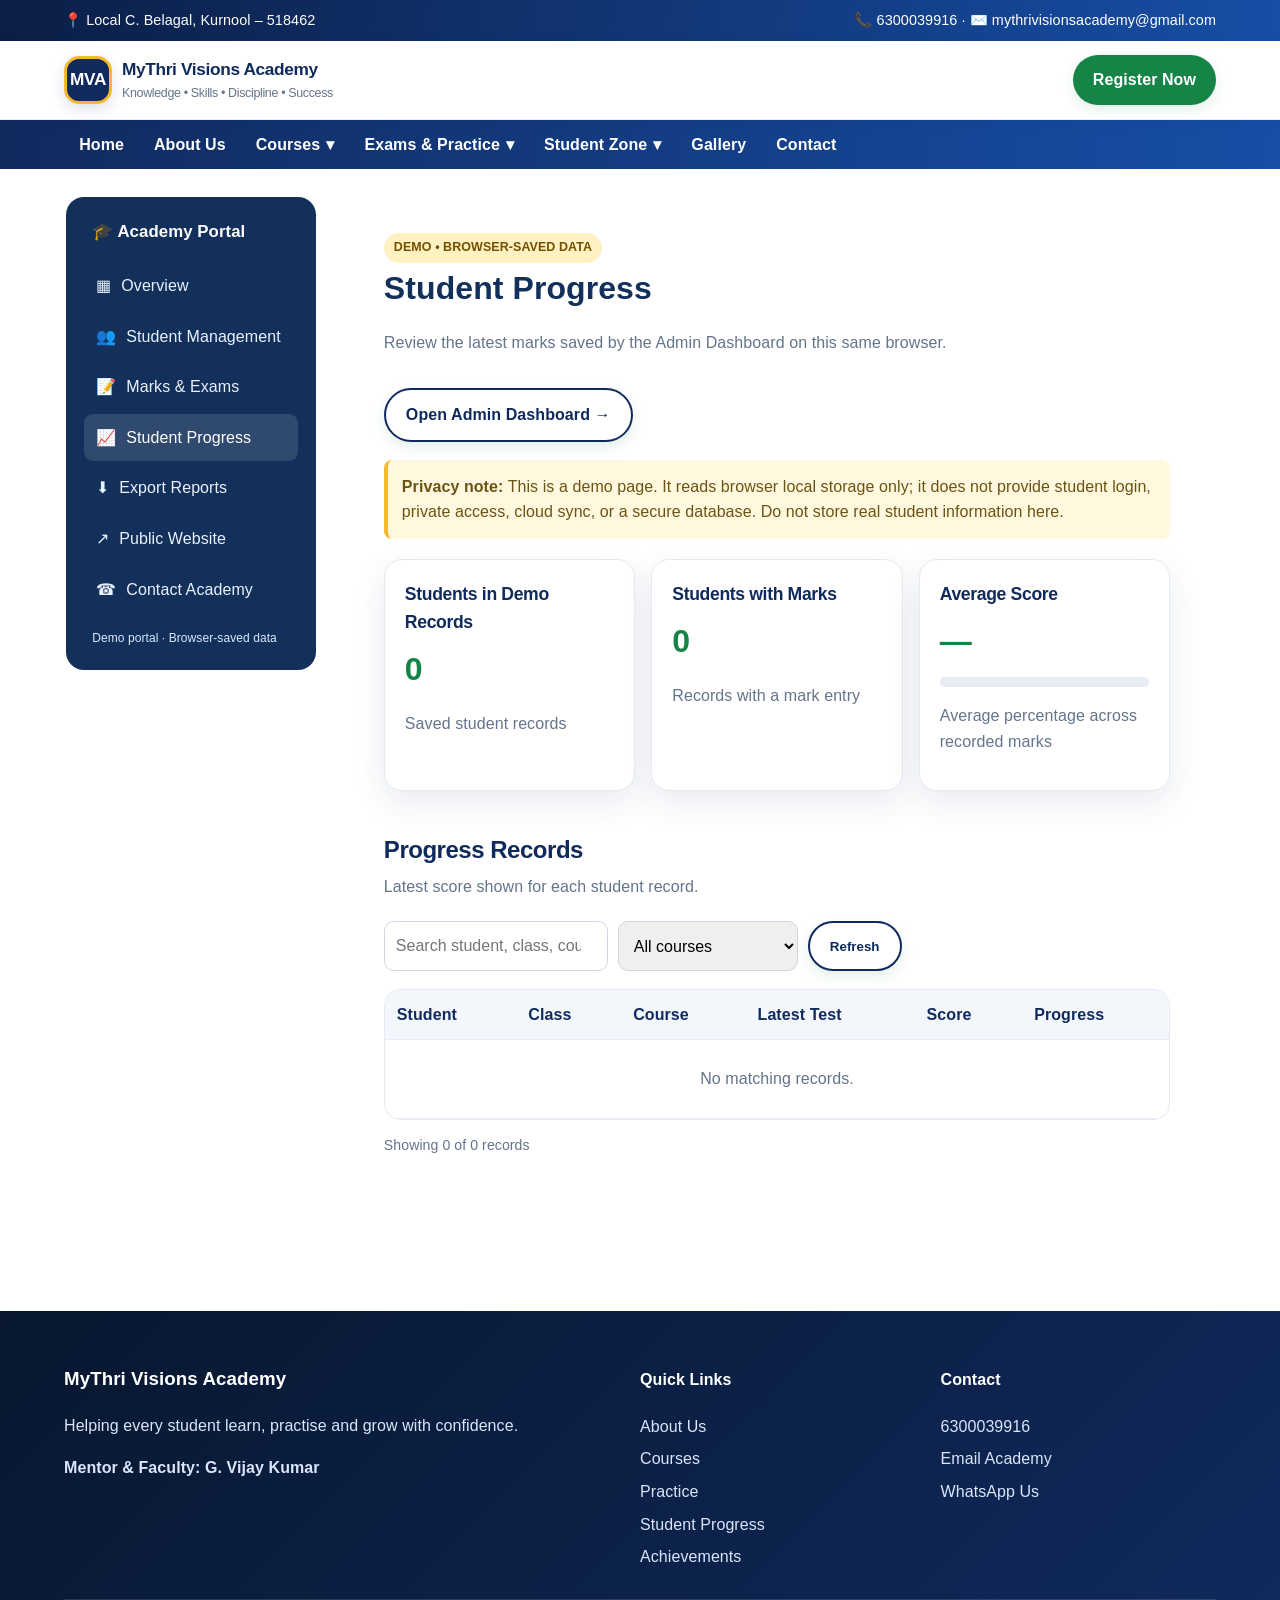
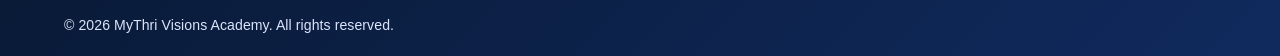
<file: student-progress.html>
<!doctype html>
<html lang="en">
<head>
<meta charset="utf-8">
<meta name="viewport" content="width=device-width,initial-scale=1">
<meta name="robots" content="noindex,nofollow">
<title>Student Progress Demo | MyThri Visions Academy</title>
<link rel="stylesheet" href="style.css">
<style>
.progress-wrap{max-width:1150px;margin:auto;padding:36px 5% 60px}
.progress-head{display:flex;justify-content:space-between;align-items:center;gap:16px;flex-wrap:wrap}
.progress-head h1{color:var(--navy);margin:8px 0}
.demo-label{display:inline-block;background:#fff1c2;color:#745000;padding:5px 10px;border-radius:999px;font-size:.78rem;font-weight:800}
.notice{margin:18px 0}
.progress-tools{display:flex;gap:10px;flex-wrap:wrap;margin:18px 0}
.progress-tools input,.progress-tools select{padding:11px;border:1px solid #cbd5e1;border-radius:10px;font:inherit;min-width:180px}
.progress-grid{display:grid;grid-template-columns:repeat(3,minmax(0,1fr));gap:16px;margin:20px 0}
.progress-card{background:#fff;border:1px solid #e5eaf2;border-radius:18px;padding:20px;box-shadow:var(--shadow)}
.progress-card h2{font-size:1.1rem;color:var(--navy);margin:0 0 8px}
.big-number{font-size:2rem;font-weight:900;color:var(--green)}
.meter{height:10px;background:#e8edf5;border-radius:99px;overflow:hidden;margin:10px 0}
.meter span{display:block;height:100%;background:linear-gradient(90deg,#168447,#f5b82e);width:0}
.table-wrap{overflow:auto;background:white;border:1px solid #e5eaf2;border-radius:16px}
table{width:100%;border-collapse:collapse;min-width:650px}
th,td{text-align:left;padding:12px;border-bottom:1px solid #e7edf4}
th{background:#f3f7fc;color:var(--navy)}
.empty{padding:26px;text-align:center;color:var(--muted)}
@media(max-width:750px){.progress-grid{grid-template-columns:1fr}.progress-head{align-items:flex-start}}
</style>
</head>
<body data-page="student-progress.html">
<div id="site-header"></div>
<main class="progress-wrap">
  <div class="progress-head">
    <div><span class="demo-label">DEMO • BROWSER-SAVED DATA</span><h1>Student Progress</h1><p>Review the latest marks saved by the Admin Dashboard on this same browser.</p></div>
    <a class="btn outline" href="admin.html">Open Admin Dashboard →</a>
  </div>
  <div class="notice"><strong>Privacy note:</strong> This is a demo page. It reads browser local storage only; it does not provide student login, private access, cloud sync, or a secure database. Do not store real student information here.</div>
  <div class="progress-grid">
    <section class="progress-card"><h2>Students in Demo Records</h2><div class="big-number" id="studentCount">0</div><p>Saved student records</p></section>
    <section class="progress-card"><h2>Students with Marks</h2><div class="big-number" id="scoredCount">0</div><p>Records with a mark entry</p></section>
    <section class="progress-card"><h2>Average Score</h2><div class="big-number" id="avgScore">—</div><div class="meter"><span id="avgMeter"></span></div><p>Average percentage across recorded marks</p></section>
  </div>
  <section class="section" style="padding:20px 0">
    <div class="progress-head"><div><h2 style="color:var(--navy);margin:0">Progress Records</h2><p style="margin:4px 0">Latest score shown for each student record.</p></div></div>
    <div class="progress-tools"><input id="searchProgress" type="search" placeholder="Search student, class, course"><select id="courseFilter"><option value="">All courses</option></select><button class="btn outline" id="refreshBtn" type="button">Refresh</button></div>
    <div class="table-wrap"><table><thead><tr><th>Student</th><th>Class</th><th>Course</th><th>Latest Test</th><th>Score</th><th>Progress</th></tr></thead><tbody id="progressRows"><tr><td colspan="6" class="empty">No demo records yet. Add a student and marks in Admin Dashboard.</td></tr></tbody></table></div>
    <p class="small" id="tableSummary">0 records</p>
  </section>
</main>
<div id="site-footer"></div>
<script src="script.js"></script>
<script>
(()=> {
  const KEY='mva_demo_students_v1';
  const $=id=>document.getElementById(id);
  let students=[];
  const esc=s=>String(s??'').replace(/[&<>"']/g,c=>({'&':'&amp;','<':'&lt;','>':'&gt;','"':'&quot;',"'":'&#39;'}[c]));
  function load(){try{const v=JSON.parse(localStorage.getItem(KEY)||'[]');students=Array.isArray(v)?v:[]}catch(e){students=[]}}
  function render(){
    const q=$('searchProgress').value.trim().toLowerCase(), course=$('courseFilter').value;
    const courses=[...new Set(students.map(s=>s.course).filter(Boolean))].sort();
    const select=$('courseFilter'), old=select.value;
    select.innerHTML='<option value="">All courses</option>'+courses.map(c=>`<option value="${esc(c)}">${esc(c)}</option>`).join('');
    if(courses.includes(old))select.value=old;
    const shown=students.filter(s=>[s.name,s.className,s.course,s.exam].join(' ').toLowerCase().includes(q)&&(!course||s.course===course));
    const scored=students.filter(s=>s.marks!==''&&s.marks!==null&&Number.isFinite(Number(s.marks))&&Number(s.totalMarks)>0);
    const avg=scored.length?scored.reduce((sum,s)=>sum+(Number(s.marks)/Number(s.totalMarks))*100,0)/scored.length:null;
    $('studentCount').textContent=students.length;
    $('scoredCount').textContent=scored.length;
    $('avgScore').textContent=avg===null?'—':avg.toFixed(1)+'%';
    $('avgMeter').style.width=avg===null?'0%':Math.max(0,Math.min(100,avg))+'%';
    $('progressRows').innerHTML=shown.length?shown.map(s=>{
      const has=s.marks!==''&&s.marks!==null&&Number(s.totalMarks)>0&&Number.isFinite(Number(s.marks));
      const pct=has?(Number(s.marks)/Number(s.totalMarks))*100:null;
      const label=pct===null?'Not entered':pct.toFixed(1)+'%';
      const status=pct===null?'Add marks':pct>=80?'Excellent progress':pct>=60?'Good progress':pct>=40?'Keep practising':'Needs support';
      return `<tr><td><strong>${esc(s.name)}</strong></td><td>${esc(s.className)}</td><td>${esc(s.course)}</td><td>${esc(s.exam||'—')}</td><td>${has?`${esc(s.marks)} / ${esc(s.totalMarks)}`:'—'}</td><td>${label}<br><span class="small">${status}</span></td></tr>`;
    }).join(''):'<tr><td colspan="6" class="empty">No matching records.</td></tr>';
    $('tableSummary').textContent=`Showing ${shown.length} of ${students.length} records`;
  }
  $('searchProgress').addEventListener('input',render);
  $('courseFilter').addEventListener('change',render);
  $('refreshBtn').addEventListener('click',()=>{load();render()});
  window.addEventListener('storage',e=>{if(e.key===KEY){load();render()}});
  load();render();
})();
</script>
</body>
</html>
</file>
<file: style.css>
:root{--navy:#102a5e;--blue:#174ea6;--green:#168447;--gold:#f5b82e;--ink:#17233b;--muted:#64748b;--paper:#f6f8fc;--shadow:0 12px 32px #102a5e18}
*{box-sizing:border-box}body{margin:0;font-family:Arial,sans-serif;color:var(--ink);line-height:1.6}a{text-decoration:none;color:inherit}.topbar{background:var(--navy);color:white;padding:8px 5%;display:flex;justify-content:space-between;flex-wrap:wrap;font-size:.9rem}.navbar{display:flex;align-items:center;justify-content:space-between;gap:18px;padding:14px 5%;box-shadow:0 3px 14px #102a5e0d;flex-wrap:wrap}.brand{display:flex;align-items:center;gap:10px;font-weight:800;color:var(--navy)}.logo{width:48px;height:48px;border-radius:50%;display:grid;place-items:center;background:var(--navy);border:3px solid var(--gold);color:white;font-weight:900}.navlinks{display:flex;gap:14px;align-items:center;flex-wrap:wrap;font-size:.92rem;font-weight:bold}.navlinks a:hover,.navlinks .active{color:var(--green)}.btn{display:inline-block;border:0;border-radius:999px;padding:12px 20px;background:var(--green);color:white;font-weight:bold;cursor:pointer}.btn.secondary{background:var(--gold);color:var(--navy)}.btn.outline{background:transparent;color:var(--navy);border:2px solid var(--navy)}.hero{padding:65px 5%;background:linear-gradient(120deg,#edf4ff,#fff 55%,#eaf8ef);display:grid;grid-template-columns:1.2fr .8fr;gap:30px;align-items:center}.eyebrow{display:inline-block;background:#e1f4e8;color:#126a38;padding:6px 12px;border-radius:999px;font-weight:bold}.hero h1{font-size:clamp(2.2rem,5vw,3.7rem);line-height:1.12;color:var(--navy);margin:16px 0}.hero h1 span{color:var(--green)}p{color:var(--muted)}.hero-art{background:linear-gradient(145deg,var(--navy),var(--blue));border-radius:28px;padding:30px;color:white;text-align:center;box-shadow:var(--shadow)}.hero-art .big{font-size:2.6rem;font-weight:900;color:var(--gold)}.hero-art p{color:white}.section{padding:55px 5%}.soft{background:var(--paper)}.section-head{text-align:center;max-width:760px;margin:0 auto 30px}.section-head h2{font-size:clamp(1.7rem,3vw,2.4rem);color:var(--navy);margin:0 0 8px}.grid{display:grid;grid-template-columns:repeat(3,minmax(0,1fr));gap:20px}.card{padding:24px;border-radius:20px;background:white;box-shadow:var(--shadow);border:1px solid #e8edf5}.card .emoji{font-size:2rem}.card h3{color:var(--navy);margin:10px 0 6px}.card p{margin:0}.split{display:grid;grid-template-columns:1fr 1fr;gap:30px;align-items:center}.highlight{background:var(--navy);color:white;border-radius:24px;padding:30px}.highlight h2,.highlight h3{color:white}.highlight p{color:#e3eafa}.banner{background:linear-gradient(110deg,var(--navy),var(--blue));color:white;padding:45px 5%;text-align:center}.banner h1{font-size:clamp(2rem,4vw,3rem);margin:0 0 8px}.banner p{color:#e3eafa;margin:0}.crumb{font-size:.9rem;color:#cddafa;margin-bottom:10px}.pill{display:inline-block;background:#fff2c7;color:#725000;border-radius:999px;padding:5px 11px;font-size:.8rem;font-weight:bold}.cta{display:flex;justify-content:space-between;align-items:center;gap:20px;background:#eaf7ef;border-radius:22px;padding:28px}.cta h2{color:var(--navy);margin:0}.form-wrap{max-width:850px;margin:auto;background:white;border:1px solid #e5eaf2;box-shadow:var(--shadow);padding:28px;border-radius:22px}.form-grid{display:grid;grid-template-columns:1fr 1fr;gap:16px}.field{display:flex;flex-direction:column;gap:6px}.field.full{grid-column:1/-1}.field label{font-weight:bold;font-size:.92rem}.field input,.field select,.field textarea{width:100%;padding:12px;border:1px solid #cbd5e1;border-radius:10px;font:inherit}.field textarea{min-height:100px}.notice{background:#fff8df;border-left:4px solid var(--gold);padding:14px;border-radius:8px;color:#6b5311}.gallery-tile{min-height:150px;border-radius:18px;background:linear-gradient(135deg,#dce9ff,#e2f7e8);display:grid;place-items:center;text-align:center;padding:20px;color:var(--navy);font-weight:bold;font-size:1.1rem}.footer{background:#0b1e45;color:#dbe5fb;padding:35px 5% 20px}.footer-grid{display:grid;grid-template-columns:2fr 1fr 1fr;gap:25px}.footer h3,.footer h4{color:white}.footer a{display:block;margin:7px 0}.copyright{border-top:1px solid #ffffff20;margin-top:22px;padding-top:14px;font-size:.88rem}.stats{display:grid;grid-template-columns:repeat(3,1fr);gap:10px}.stat{background:#ffffff12;padding:12px;border-radius:12px;text-align:center}.stat strong{display:block;color:var(--gold)}.muted{color:var(--muted)}.small{font-size:.88rem}
@media(max-width:850px){.hero,.split{grid-template-columns:1fr}.grid{grid-template-columns:repeat(2,1fr)}.footer-grid{grid-template-columns:1fr 1fr}.footer-grid>div:first-child{grid-column:1/-1}}
@media(max-width:560px){.grid,.form-grid,.footer-grid{grid-template-columns:1fr}.field.full{grid-column:auto}.hero{padding:42px 5%}.section{padding:40px 5%}.navbar{position:static}.cta{align-items:flex-start;flex-direction:column}.footer-grid>div:first-child{grid-column:auto}}
/* Modern school-style refresh */
html{scroll-behavior:smooth}body{background:#fff;letter-spacing:.005em}.topbar{padding:9px 5%;background:linear-gradient(100deg,#0b1e45,#174ea6)}.navbar{position:sticky;top:0;z-index:50;background:rgba(255,255,255,.96);backdrop-filter:blur(12px);border-bottom:1px solid #e8edf5}.logo{border-radius:15px;box-shadow:0 5px 14px #102a5e24}.brand{letter-spacing:-.02em}.navlinks{gap:10px}.navlinks a:not(.btn){padding:8px 2px}.navlinks a.active{border-bottom:2px solid var(--green)}.btn{box-shadow:0 5px 13px #16844720;transition:transform .18s ease,box-shadow .18s ease,filter .18s ease}.btn:hover{transform:translateY(-2px);filter:brightness(1.04);box-shadow:0 8px 18px #102a5e20}.hero{position:relative;overflow:hidden;background:radial-gradient(circle at 85% 18%,#d8f6e5 0,transparent 28%),linear-gradient(120deg,#edf4ff,#fff 55%,#eaf8ef)}.hero-art{position:relative;overflow:hidden;background:linear-gradient(145deg,#0b1e45,#1759a6);box-shadow:0 22px 45px #102a5e25}.hero-art:after{content:"";position:absolute;width:190px;height:190px;border:1px solid #ffffff20;border-radius:50%;right:-65px;top:-65px;pointer-events:none}.section-head h2{letter-spacing:-.03em}.card{transition:transform .2s ease,box-shadow .2s ease;border-radius:18px}.card:hover{transform:translateY(-4px);box-shadow:0 18px 36px #102a5e18}.highlight{box-shadow:0 18px 40px #102a5e20}.footer{background:linear-gradient(135deg,#08172f,#102a5e)}.form-wrap{box-shadow:0 18px 45px #102a5e12}@media(prefers-reduced-motion:reduce){html{scroll-behavior:auto}*,*:before,*:after{transition:none!important;animation:none!important}}


/* Navigation upgrade: dropdowns for public pages, sidebar for student portal */
.site-nav .nav-inner{display:flex;align-items:center;gap:4px;flex-wrap:wrap}
.site-nav .nav-item{position:relative}
.site-nav .nav-link{display:flex;align-items:center;gap:6px;padding:12px 13px;color:#fff;font-weight:700;border-radius:8px}
.site-nav .nav-link:hover,.site-nav .nav-link:focus{background:rgba(255,255,255,.14);text-decoration:none}
.site-nav .dropdown-menu{display:none;position:absolute;top:100%;left:0;min-width:220px;z-index:1000;background:#fff;border:1px solid #e4eaf2;border-radius:12px;padding:8px;box-shadow:0 14px 32px rgba(16,40,75,.18)}
.site-nav .nav-item:hover>.dropdown-menu,.site-nav .nav-item:focus-within>.dropdown-menu,.site-nav .nav-item.open>.dropdown-menu{display:block}
.site-nav .dropdown-menu a{display:block;padding:10px 12px;border-radius:8px;color:#19365e;white-space:nowrap}
.site-nav .dropdown-menu a:hover,.site-nav .dropdown-menu a:focus{background:#eef5ff;text-decoration:none}
.nav-toggle{display:none;background:transparent;color:inherit;border:1px solid currentColor;border-radius:8px;padding:8px 11px;font:inherit;font-weight:700}
.portal-layout{display:grid;grid-template-columns:250px minmax(0,1fr);gap:24px;max-width:1250px;margin:0 auto;padding:28px 4% 60px}
.portal-sidebar{background:#12305a;color:#fff;border-radius:18px;padding:18px;align-self:start;position:sticky;top:16px}
.portal-sidebar h2{font-size:1.05rem;margin:4px 8px 16px;color:#fff}
.portal-sidebar a{display:flex;align-items:center;gap:10px;padding:11px 12px;border-radius:9px;color:#eaf2ff;margin:3px 0}
.portal-sidebar a:hover,.portal-sidebar a.active{background:#ffffff20;color:#fff;text-decoration:none}
.portal-main{min-width:0}
.portal-main .portal-title{margin:0 0 6px;color:#12305a}
.portal-mobile-head{display:none}
.admin-actions{display:flex;gap:10px;flex-wrap:wrap}
@media(max-width:820px){
 .site-nav .nav-toggle{display:inline-flex;align-items:center;gap:8px}
 .site-nav .nav-inner{display:none;align-items:stretch;flex-direction:column;width:100%;padding:8px 0}
 .site-nav .nav-inner.nav-open{display:flex}
 .site-nav .nav-item{width:100%}
 .site-nav .nav-link{width:100%;justify-content:space-between}
 .site-nav .dropdown-menu{position:static;box-shadow:none;border:0;border-radius:8px;margin:0 0 6px 12px;background:rgba(255,255,255,.98)}
 .site-nav .dropdown-menu a{white-space:normal}
 .portal-layout{grid-template-columns:1fr;padding:18px 4% 40px}
 .portal-sidebar{position:static}
 .portal-sidebar .portal-links{display:none}
 .portal-sidebar.sidebar-open .portal-links{display:block}
 .portal-mobile-head{display:flex;justify-content:space-between;align-items:center;gap:12px}
 .portal-mobile-head button{background:#ffffff20;color:#fff;border:1px solid #ffffff55;border-radius:8px;padding:7px 10px}
}

/* Unified visual system across every academy page */
main{min-height:55vh;background:#fff}
main>section:not(.hero):not(.banner){position:relative}
.banner{background:linear-gradient(125deg,#102a5e 0%,#174ea6 72%,#168447 145%);text-align:left;padding:48px max(5%,calc((100% - 1160px)/2));position:relative;overflow:hidden}
.banner:after{content:"";position:absolute;width:250px;height:250px;border:40px solid #ffffff12;border-radius:50%;right:-60px;top:-90px;pointer-events:none}
.banner>*{position:relative;z-index:1}
.banner .crumb{letter-spacing:.03em}
.banner h1{max-width:900px;font-weight:900}
.banner p{max-width:820px;font-size:1.05rem}
main .section{max-width:1280px;margin-inline:auto}
main .soft{max-width:none}
.card{transition:transform .18s ease,box-shadow .18s ease}
.card:hover{transform:translateY(-3px);box-shadow:0 16px 34px #102a5e20}
.form-wrap{margin:28px auto}
.form-wrap h2,main h2{letter-spacing:-.02em}
table{border-radius:12px;overflow:hidden}
button,input,select,textarea{accent-color:#168447}
:focus-visible{outline:3px solid #f5b82e;outline-offset:3px}
.site-nav{background:linear-gradient(90deg,#102a5e,#174ea6);color:white}
.site-nav .nav-link.active{background:#ffffff18;color:#fff}
.navbar .brand{font-size:1.08rem}
.navbar .brand small{font-size:.78rem;font-weight:500}
.footer{margin-top:0}
@media(max-width:820px){.banner{padding:36px 5%}.banner:after{width:160px;height:160px;border-width:24px;right:-65px;top:-45px}}
</file>
